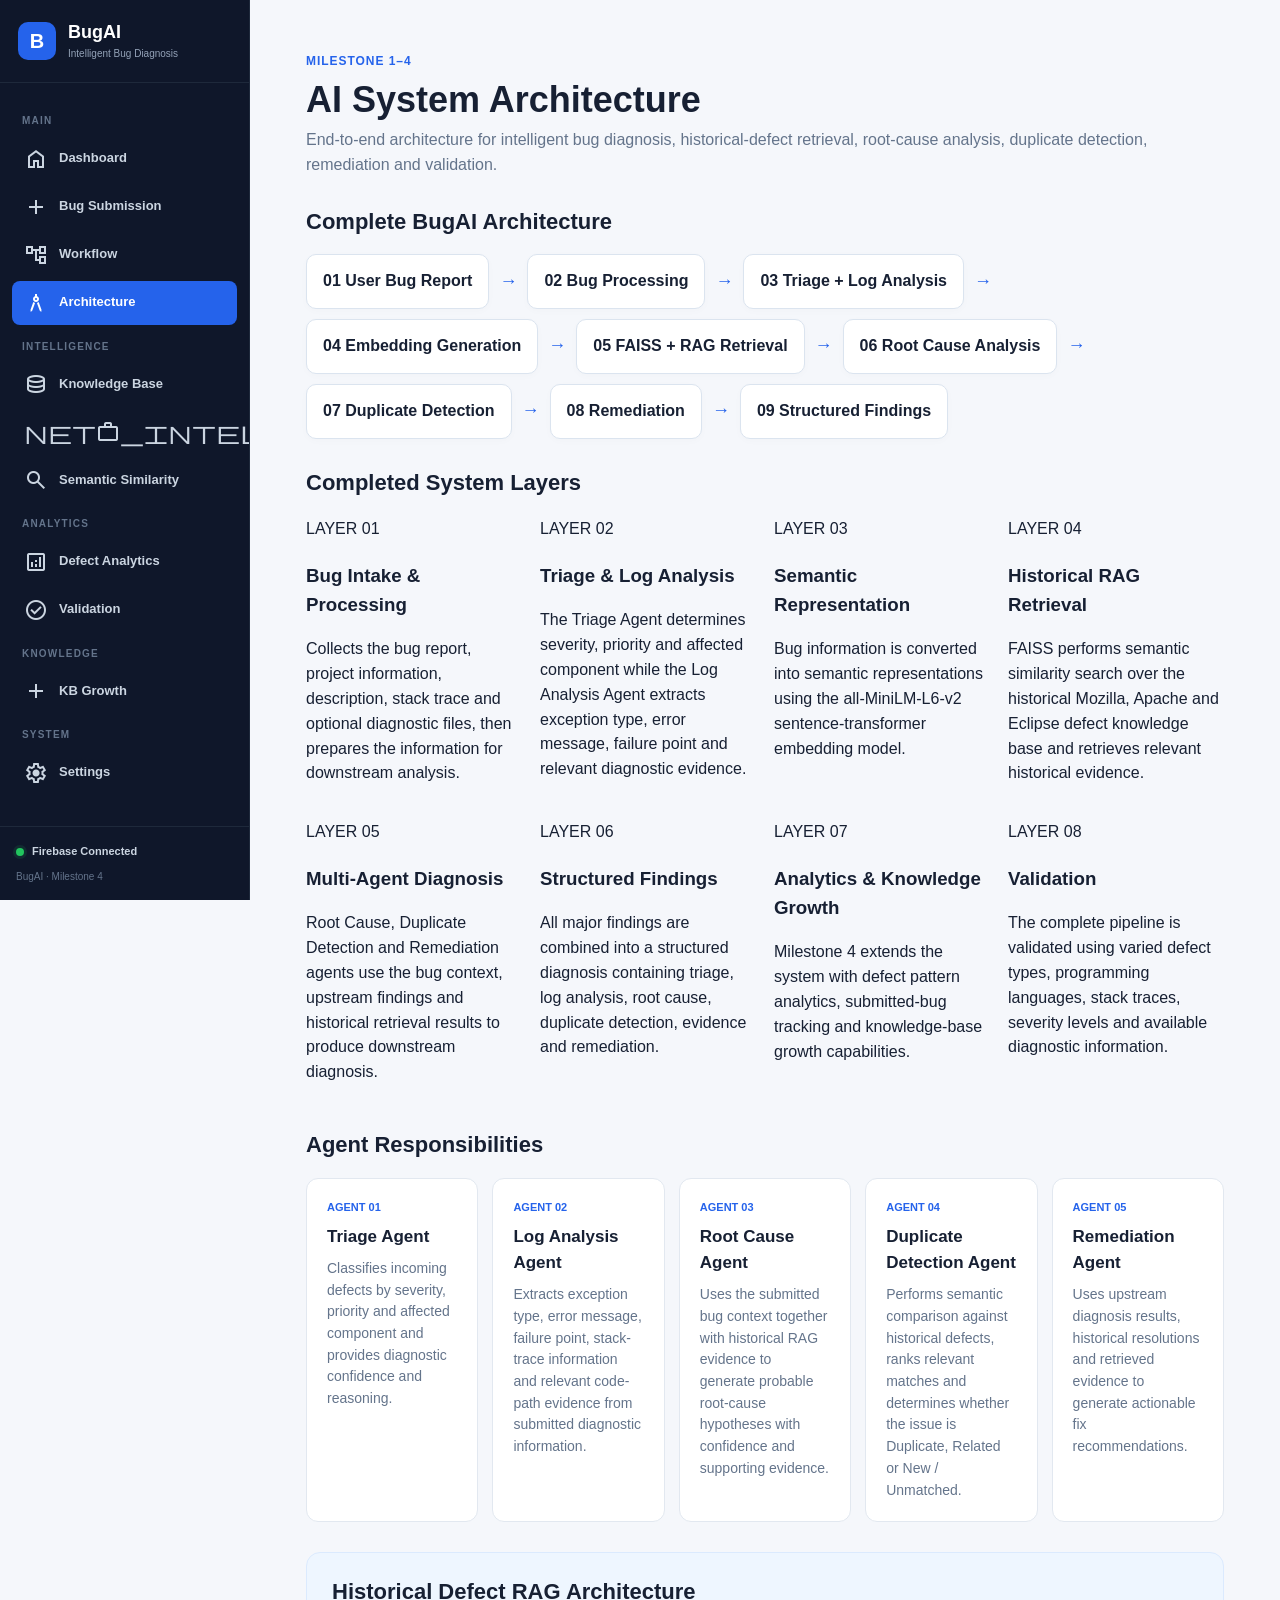
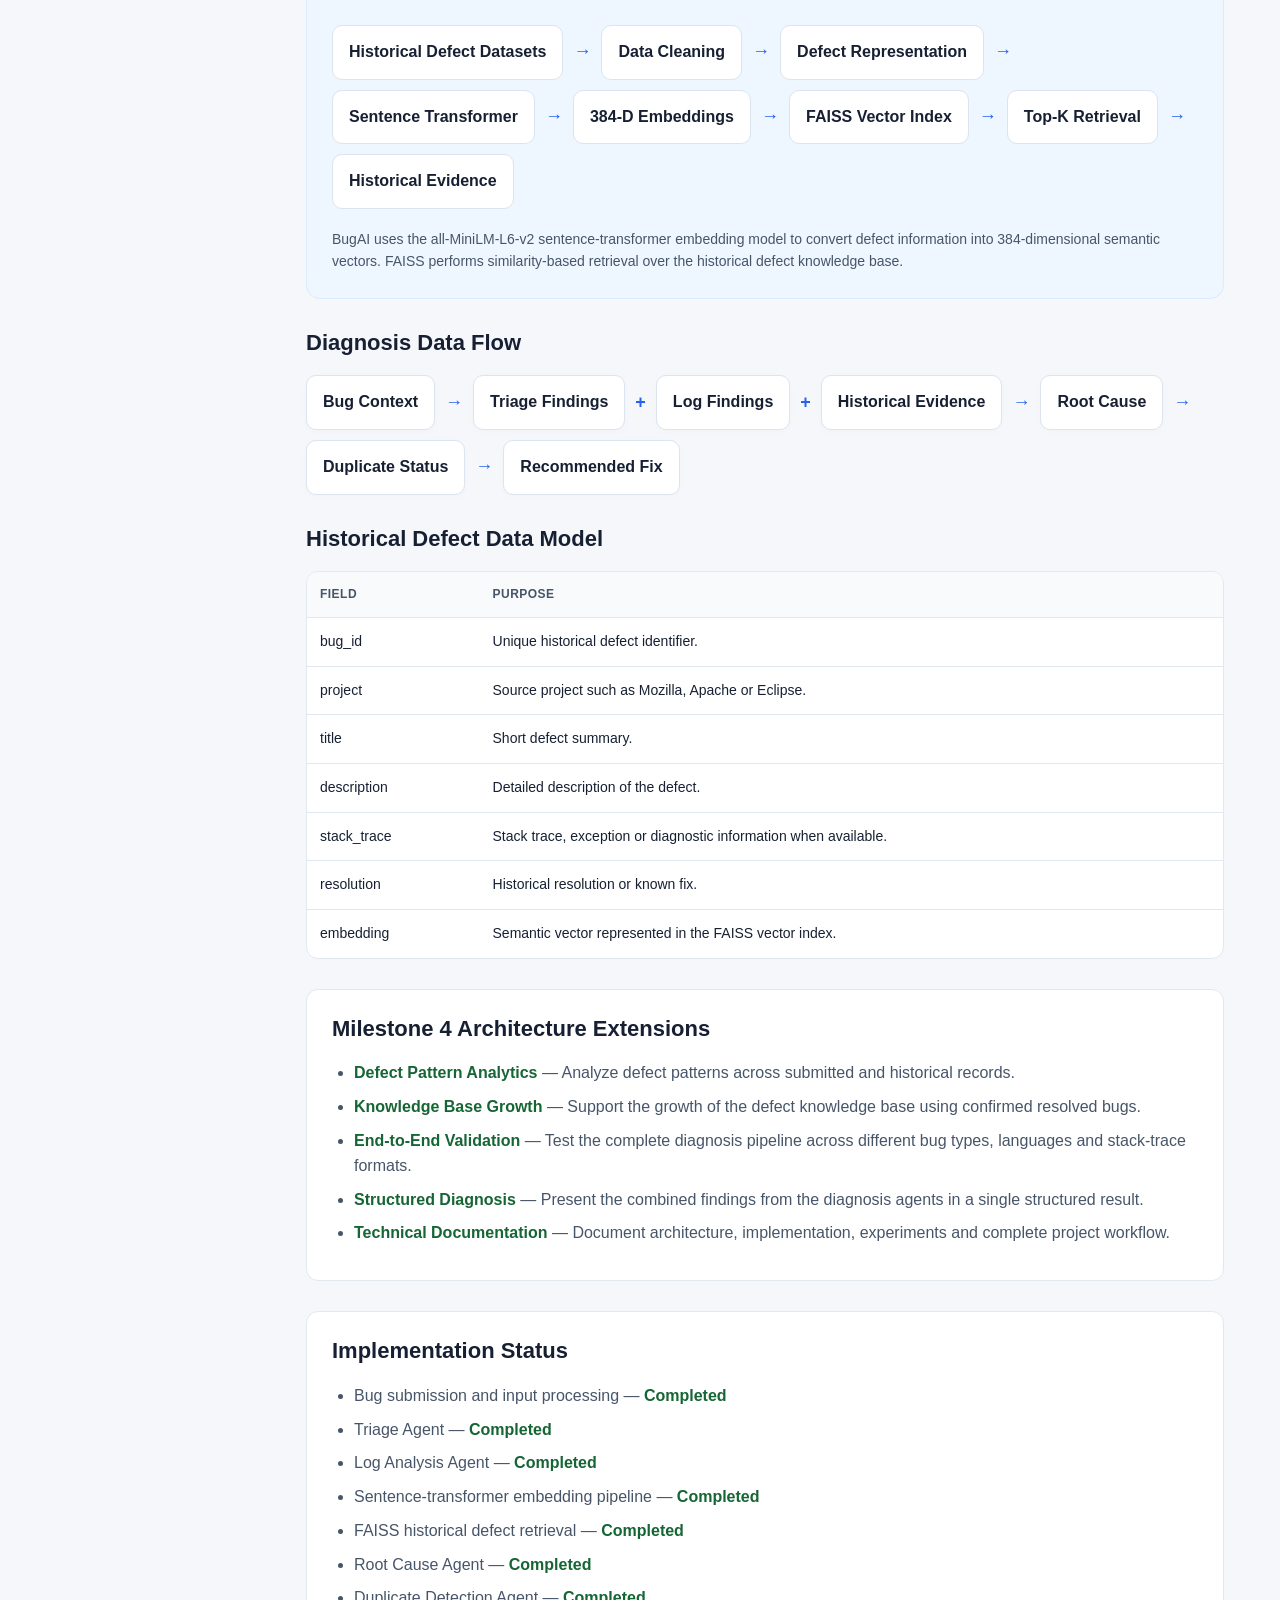
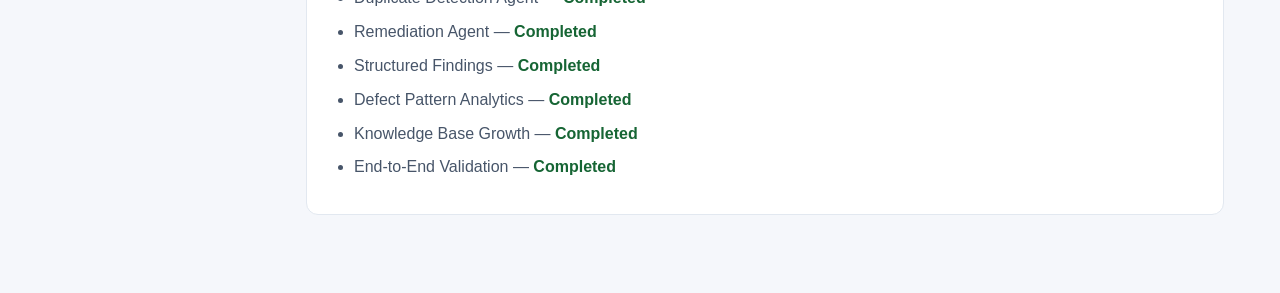
<file: Architecture/architecture.html>
<!DOCTYPE html>
<html lang="en">
<head>
    <meta charset="UTF-8">
    <meta name="viewport" content="width=device-width, initial-scale=1.0">

    <title>BugAI - AI System Architecture</title>

    <link rel="stylesheet" href="architecture.css">
    <link
        rel="stylesheet"
        href="https://fonts.googleapis.com/css2?family=Material+Symbols+Outlined:opsz,wght,FILL,GRAD@20..48,100..700,0..1,-50..200"
    />
</head>

<body>


    <!-- =====================================================
         SIDEBAR
         ===================================================== -->

    <aside
        id="bugaiSidebar"
        class="bugai-sidebar"
    >


        <!-- BRAND -->

        <div class="sidebar-brand">

            <div class="brand-logo">
                B
            </div>


            <div>

                <div class="brand-name">
                    BugAI
                </div>


                <div class="brand-subtitle">
                    Intelligent Bug Diagnosis
                </div>

            </div>

        </div>



        <!-- NAVIGATION -->

        <nav class="sidebar-navigation">


            <!-- =================================================
                 MAIN
                 ================================================= -->

            <div class="navigation-label">
                MAIN
            </div>


            <a
                class="sidebar-link"
                href="../Dashboard/dashboard.html"
                aria-current="page"
            >

                <span class="material-symbols-outlined">home</span>

                <span class="nav-text">
                    Dashboard
                </span>

            </a>


            <a
                class="sidebar-link"
                href="../Bug-Submission/bug-submission.html"
            >

                <span class="material-symbols-outlined">add</span>

                <span class="nav-text">
                    Bug Submission
                </span>

            </a>


            <a
                class="sidebar-link"
                href="../Workflow/workflow.html"
            >

                <span class="material-symbols-outlined">account_tree</span>

                <span class="nav-text">
                    Workflow
                </span>

            </a>


            <a
                class="sidebar-link active"
                href="../Architecture/architecture.html"
            >

                <span class="material-symbols-outlined">architecture</span>

                <span class="nav-text">
                    Architecture
                </span>

            </a>



            <!-- =================================================
                 INTELLIGENCE
                 ================================================= -->

            <div class="navigation-label">
                INTELLIGENCE
            </div>


            <a
                class="sidebar-link"
                href="../Knowledge-Base/knowledge-base.html"
            >

                <span class="material-symbols-outlined">database</span>

                <span class="nav-text">
                    Knowledge Base
                </span>

            </a>

            <a
                class="sidebar-link"
                href="../Knowledge-Base-Pipeline/knowledge-Base-Pipeline.html"
            >

                <span class="material-symbols-outlined">network_intelligence</span>

                <span class="nav-text">
                    Knowledge Base Pipeline
                </span>

            </a>

            <a
                class="sidebar-link"
                href="../Semantic-Similarity/similarity.html"
            >

                <span class="material-symbols-outlined">search</span>

                <span class="nav-text">
                    Semantic Similarity
                </span>

            </a>



            <!-- =================================================
                 ANALYTICS
                 ================================================= -->

            <div class="navigation-label">
                ANALYTICS
            </div>


            <a
                class="sidebar-link"
                href="../Analytics/analytics.html"
            >

                <span class="material-symbols-outlined">analytics</span>

                <span class="nav-text">
                    Defect Analytics
                </span>

            </a>


            <a
                class="sidebar-link"
                href="../Validation/validation.html"
            >

                <span class="material-symbols-outlined">check_circle</span>

                <span class="nav-text">
                    Validation
                </span>

            </a>



            <!-- =================================================
                 KNOWLEDGE
                 ================================================= -->

            <div class="navigation-label">
                KNOWLEDGE
            </div>


            <a
                class="sidebar-link"
                href="../Knowledge-Base-Growth/knowledge-base-growth.html"
            >

                <span class="material-symbols-outlined">add</span>

                <span class="nav-text">
                    KB Growth
                </span>

            </a>



            <!-- =================================================
                 SYSTEM
                 ================================================= -->

            <div class="navigation-label">
                SYSTEM
            </div>


            <a
                class="sidebar-link"
                href="../Settings/settings.html"
            >

                <span class="material-symbols-outlined">settings</span>

                <span class="nav-text">
                    Settings
                </span>

            </a>


        </nav>



        <!-- =================================================
             SIDEBAR FOOTER
             ================================================= -->

        <div class="sidebar-footer">


            <div class="sidebar-status">

                <span class="status-dot">
                </span>

                <span class="status-text">
                    Firebase Connected
                </span>

            </div>


            <div class="sidebar-version">
                BugAI · Milestone 4
            </div>


        </div>


    </aside>


<!-- Mobile navigation -->

<button
    id="sidebarMenuButton"
    class="sidebar-menu-button"
    type="button"
    aria-label="Open navigation"
    aria-controls="bugaiSidebar"
    aria-expanded="false">
    ☰
</button>

<div id="sidebarOverlay" class="sidebar-overlay"></div>


<!-- =========================================================
     MAIN CONTENT
     ========================================================= -->

<main>

    <!-- HEADER -->

    <header>

        <span>Milestone 1–4</span>

        <h1>AI System Architecture</h1>

        <p>
            End-to-end architecture for intelligent bug diagnosis,
            historical-defect retrieval, root-cause analysis,
            duplicate detection, remediation and validation.
        </p>

    </header>


    <!-- =====================================================
         COMPLETE SYSTEM ARCHITECTURE
         ===================================================== -->

    <section>

        <h2>Complete BugAI Architecture</h2>

        <div class="flow">

            <div>
                <strong>01</strong>
                User Bug Report
            </div>

            <b>→</b>

            <div>
                <strong>02</strong>
                Bug Processing
            </div>

            <b>→</b>

            <div>
                <strong>03</strong>
                Triage + Log Analysis
            </div>

            <b>→</b>

            <div>
                <strong>04</strong>
                Embedding Generation
            </div>

            <b>→</b>

            <div>
                <strong>05</strong>
                FAISS + RAG Retrieval
            </div>

            <b>→</b>

            <div>
                <strong>06</strong>
                Root Cause Analysis
            </div>

            <b>→</b>

            <div>
                <strong>07</strong>
                Duplicate Detection
            </div>

            <b>→</b>

            <div>
                <strong>08</strong>
                Remediation
            </div>

            <b>→</b>

            <div>
                <strong>09</strong>
                Structured Findings
            </div>

        </div>

    </section>


    <!-- =====================================================
         Completed SYSTEM LAYERS
         ===================================================== -->

    <section>

        <h2>Completed System Layers</h2>

        <div id="architectureLayers" class="architecture-layer-grid"></div>

    </section>


    <!-- =====================================================
         AGENT RESPONSIBILITIES
         ===================================================== -->

    <section>

        <h2>Agent Responsibilities</h2>

        <div id="agents" class="agent-grid"></div>

    </section>


    <!-- =====================================================
         RAG ARCHITECTURE
         ===================================================== -->

    <section class="rag">

        <h2>Historical Defect RAG Architecture</h2>

        <div class="rag-flow">

            <div>
                Historical Defect Datasets
            </div>

            <b>→</b>

            <div>
                Data Cleaning
            </div>

            <b>→</b>

            <div>
                Defect Representation
            </div>

            <b>→</b>

            <div>
                Sentence Transformer
            </div>

            <b>→</b>

            <div>
                384-D Embeddings
            </div>

            <b>→</b>

            <div>
                FAISS Vector Index
            </div>

            <b>→</b>

            <div>
                Top-K Retrieval
            </div>

            <b>→</b>

            <div>
                Historical Evidence
            </div>

        </div>

        <p class="note-text">
            BugAI uses the all-MiniLM-L6-v2 sentence-transformer
            embedding model to convert defect information into
            384-dimensional semantic vectors. FAISS performs
            similarity-based retrieval over the historical defect
            knowledge base.
        </p>

    </section>


    <!-- =====================================================
         DATA FLOW
         ===================================================== -->

    <section>

        <h2>Diagnosis Data Flow</h2>

        <div class="flow">

            <div>
                Bug Context
            </div>

            <b>→</b>

            <div>
                Triage Findings
            </div>

            <b>+</b>

            <div>
                Log Findings
            </div>

            <b>+</b>

            <div>
                Historical Evidence
            </div>

            <b>→</b>

            <div>
                Root Cause
            </div>

            <b>→</b>

            <div>
                Duplicate Status
            </div>

            <b>→</b>

            <div>
                Recommended Fix
            </div>

        </div>

    </section>


    <!-- =====================================================
         HISTORICAL DEFECT DATA MODEL
         ===================================================== -->

    <section>

        <h2>Historical Defect Data Model</h2>

        <div class="table-wrap">

            <table>

                <thead>
                    <tr>
                        <th>Field</th>
                        <th>Purpose</th>
                    </tr>
                </thead>

                <tbody>

                    <tr>
                        <td>bug_id</td>
                        <td>
                            Unique historical defect identifier.
                        </td>
                    </tr>

                    <tr>
                        <td>project</td>
                        <td>
                            Source project such as Mozilla,
                            Apache or Eclipse.
                        </td>
                    </tr>

                    <tr>
                        <td>title</td>
                        <td>
                            Short defect summary.
                        </td>
                    </tr>

                    <tr>
                        <td>description</td>
                        <td>
                            Detailed description of the defect.
                        </td>
                    </tr>

                    <tr>
                        <td>stack_trace</td>
                        <td>
                            Stack trace, exception or diagnostic
                            information when available.
                        </td>
                    </tr>

                    <tr>
                        <td>resolution</td>
                        <td>
                            Historical resolution or known fix.
                        </td>
                    </tr>

                    <tr>
                        <td>embedding</td>
                        <td>
                            Semantic vector represented in the
                            FAISS vector index.
                        </td>
                    </tr>

                </tbody>

            </table>

        </div>

    </section>


    <!-- =====================================================
         M4 ARCHITECTURE
         ===================================================== -->

    <section class="status">

        <h2>Milestone 4 Architecture Extensions</h2>

        <ul>

            <li>
                <strong>Defect Pattern Analytics</strong>
                — Analyze defect patterns across submitted and
                historical records.
            </li>

            <li>
                <strong>Knowledge Base Growth</strong>
                — Support the growth of the defect knowledge base
                using confirmed resolved bugs.
            </li>

            <li>
                <strong>End-to-End Validation</strong>
                — Test the complete diagnosis pipeline across
                different bug types, languages and stack-trace
                formats.
            </li>

            <li>
                <strong>Structured Diagnosis</strong>
                — Present the combined findings from the diagnosis
                agents in a single structured result.
            </li>

            <li>
                <strong>Technical Documentation</strong>
                — Document architecture, implementation,
                experiments and complete project workflow.
            </li>

        </ul>

    </section>


    <!-- =====================================================
         IMPLEMENTATION STATUS
         ===================================================== -->

    <section class="status">

        <h2>Implementation Status</h2>

        <ul>

            <li>
                Bug submission and input processing —
                <strong>Completed</strong>
            </li>

            <li>
                Triage Agent —
                <strong>Completed</strong>
            </li>

            <li>
                Log Analysis Agent —
                <strong>Completed</strong>
            </li>

            <li>
                Sentence-transformer embedding pipeline —
                <strong>Completed</strong>
            </li>

            <li>
                FAISS historical defect retrieval —
                <strong>Completed</strong>
            </li>

            <li>
                Root Cause Agent —
                <strong>Completed</strong>
            </li>

            <li>
                Duplicate Detection Agent —
                <strong>Completed</strong>
            </li>

            <li>
                Remediation Agent —
                <strong>Completed</strong>
            </li>

            <li>
                Structured Findings —
                <strong>Completed</strong>
            </li>

            <li>
                Defect Pattern Analytics —
                <strong>Completed</strong>
            </li>

            <li>
                Knowledge Base Growth —
                <strong>Completed</strong>
            </li>

            <li>
                End-to-End Validation —
                <strong>Completed</strong>
            </li>

        </ul>

    </section>

</main>


<script src="architecture.js"></script>


<!-- =========================================================
     THEME + MOBILE SIDEBAR
     ========================================================= -->

<script>

(function () {

    const SETTINGS_KEY = "bugai-settings";
    const LEGACY_KEY = "bugai-theme";


    function getTheme() {

        try {

            const settings =
                JSON.parse(
                    localStorage.getItem(SETTINGS_KEY) || "{}"
                );

            if (settings.theme) {
                return settings.theme;
            }

        } catch (error) {
            console.warn("Unable to read BugAI settings.", error);
        }

        return localStorage.getItem(LEGACY_KEY) || "system";
    }


    function applyTheme() {

        const theme = getTheme();

        const dark =
            theme === "dark" ||
            (
                theme === "system" &&
                window.matchMedia &&
                window.matchMedia(
                    "(prefers-color-scheme: dark)"
                ).matches
            );


        document.documentElement.classList.toggle(
            "dark-mode",
            dark
        );

        document.documentElement.classList.toggle(
            "dark",
            dark
        );

        document.body.classList.toggle(
            "dark-mode",
            dark
        );

        document.body.classList.toggle(
            "dark",
            dark
        );

    }


    function initMenu() {

        const sidebar =
            document.getElementById("bugaiSidebar");

        const button =
            document.getElementById("sidebarMenuButton");

        const overlay =
            document.getElementById("sidebarOverlay");


        if (!sidebar || !button || !overlay) {
            return;
        }


        function closeMenu() {

            sidebar.classList.remove("open");

            overlay.classList.remove("show");

            button.setAttribute(
                "aria-expanded",
                "false"
            );

        }


        button.addEventListener("click", function () {

            const isOpen =
                sidebar.classList.toggle("open");

            overlay.classList.toggle(
                "show",
                isOpen
            );

            button.setAttribute(
                "aria-expanded",
                String(isOpen)
            );

        });


        overlay.addEventListener(
            "click",
            closeMenu
        );


        document.addEventListener(
            "keydown",
            function (event) {

                if (event.key === "Escape") {
                    closeMenu();
                }

            }
        );


        window.addEventListener(
            "resize",
            function () {

                if (window.innerWidth > 900) {
                    closeMenu();
                }

            }
        );

    }


    document.addEventListener(
        "DOMContentLoaded",
        function () {

            applyTheme();
            initMenu();

        }
    );


    window.addEventListener(
        "storage",
        function (event) {

            if (
                event.key === SETTINGS_KEY ||
                event.key === LEGACY_KEY
            ) {

                applyTheme();

            }

        }
    );


    if (window.matchMedia) {

        const mediaQuery =
            window.matchMedia(
                "(prefers-color-scheme: dark)"
            );


        if (mediaQuery.addEventListener) {

            mediaQuery.addEventListener(
                "change",
                applyTheme
            );

        }

    }

})();

</script>

</body>
</html>
</file>
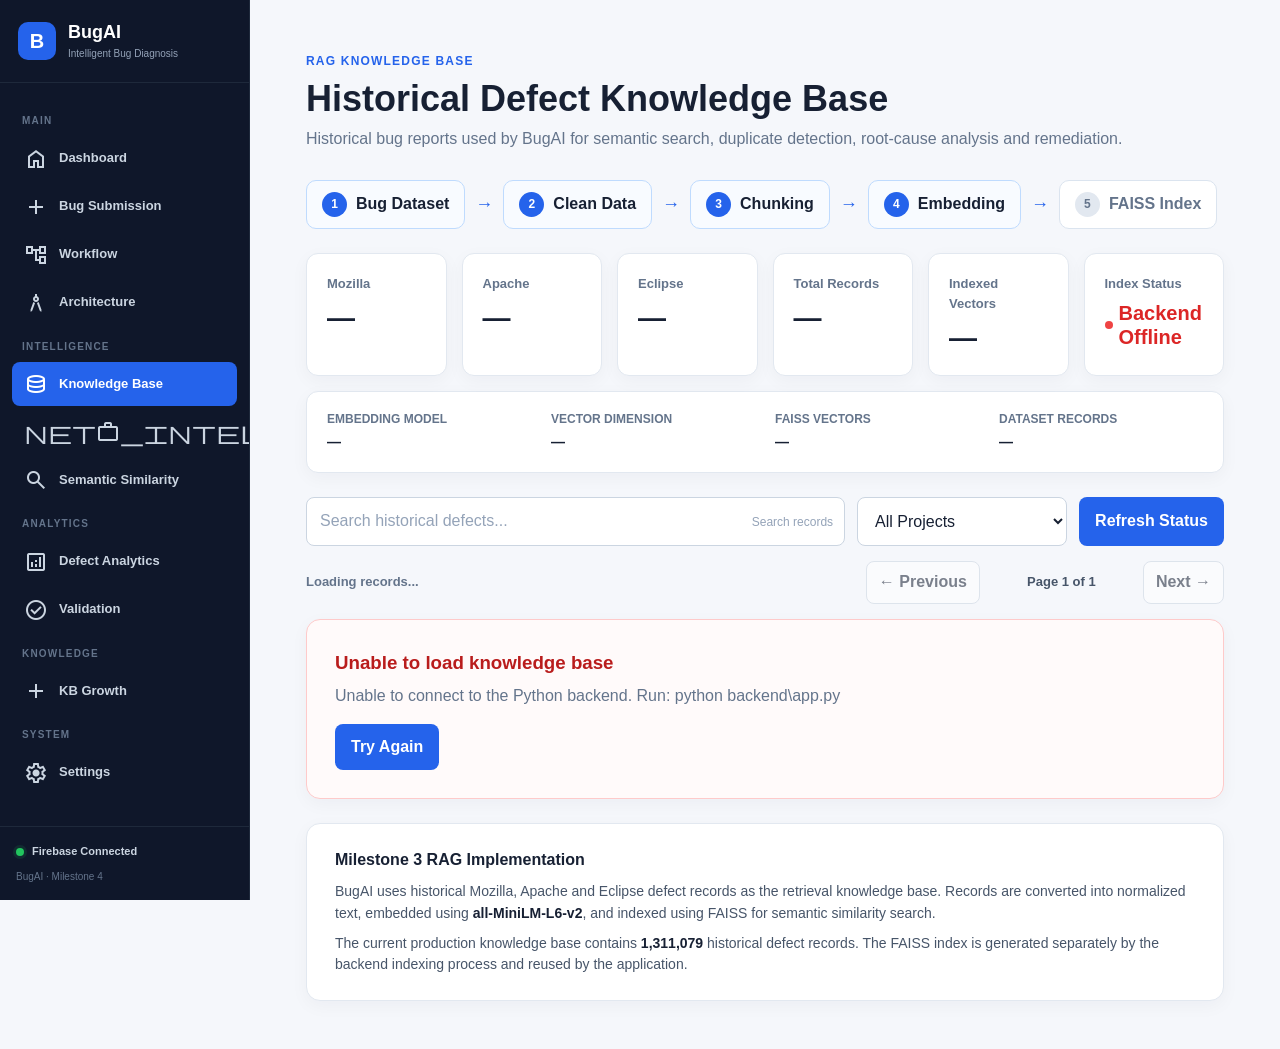
<file: Knowledge-Base/knowledge-base.html>
<!DOCTYPE html>
<html lang="en">
<head>
    <meta charset="UTF-8">
    <meta
        name="viewport"
        content="width=device-width, initial-scale=1.0"
    >

    <title>BugAI - Knowledge Base</title>

    <!-- Sidebar -->
    <!-- Knowledge Base -->
    <link rel="stylesheet" href="knowledge-base.css">

    <link
        rel="stylesheet"
        href="https://fonts.googleapis.com/css2?family=Material+Symbols+Outlined:opsz,wght,FILL,GRAD@20..48,100..700,0..1,-50..200"
    />
</head>

<body>


    <!-- =====================================================
         SIDEBAR
         ===================================================== -->

    <aside
        id="bugaiSidebar"
        class="bugai-sidebar"
    >


        <!-- BRAND -->

        <div class="sidebar-brand">

            <div class="brand-logo">
                B
            </div>


            <div>

                <div class="brand-name">
                    BugAI
                </div>


                <div class="brand-subtitle">
                    Intelligent Bug Diagnosis
                </div>

            </div>

        </div>



        <!-- NAVIGATION -->

        <nav class="sidebar-navigation">


            <!-- =================================================
                 MAIN
                 ================================================= -->

            <div class="navigation-label">
                MAIN
            </div>


            <a
                class="sidebar-link"
                href="../Dashboard/dashboard.html"
                aria-current="page"
            >

                <span class="material-symbols-outlined">home</span>

                <span class="nav-text">
                    Dashboard
                </span>

            </a>


            <a
                class="sidebar-link"
                href="../Bug-Submission/bug-submission.html"
            >

                <span class="material-symbols-outlined">add</span>

                <span class="nav-text">
                    Bug Submission
                </span>

            </a>


            <a
                class="sidebar-link"
                href="../Workflow/workflow.html"
            >

                <span class="material-symbols-outlined">account_tree</span>

                <span class="nav-text">
                    Workflow
                </span>

            </a>


            <a
                class="sidebar-link"
                href="../Architecture/architecture.html"
            >

                <span class="material-symbols-outlined">architecture</span>

                <span class="nav-text">
                    Architecture
                </span>

            </a>



            <!-- =================================================
                 INTELLIGENCE
                 ================================================= -->

            <div class="navigation-label">
                INTELLIGENCE
            </div>


            <a
                class="sidebar-link active"
                href="../Knowledge-Base/knowledge-base.html"
            >

                <span class="material-symbols-outlined">database</span>

                <span class="nav-text">
                    Knowledge Base
                </span>

            </a>

            <a
                class="sidebar-link"
                href="../Knowledge-Base-Pipeline/knowledge-Base-Pipeline.html"
            >

                <span class="material-symbols-outlined">network_intelligence</span>

                <span class="nav-text">
                    Knowledge Base Pipeline
                </span>

            </a>

            <a
                class="sidebar-link"
                href="../Semantic-Similarity/similarity.html"
            >

                <span class="material-symbols-outlined">search</span>

                <span class="nav-text">
                    Semantic Similarity
                </span>

            </a>



            <!-- =================================================
                 ANALYTICS
                 ================================================= -->

            <div class="navigation-label">
                ANALYTICS
            </div>


            <a
                class="sidebar-link"
                href="../Analytics/analytics.html"
            >

                <span class="material-symbols-outlined">analytics</span>

                <span class="nav-text">
                    Defect Analytics
                </span>

            </a>


            <a
                class="sidebar-link"
                href="../Validation/validation.html"
            >

                <span class="material-symbols-outlined">check_circle</span>

                <span class="nav-text">
                    Validation
                </span>

            </a>



            <!-- =================================================
                 KNOWLEDGE
                 ================================================= -->

            <div class="navigation-label">
                KNOWLEDGE
            </div>


            <a
                class="sidebar-link"
                href="../Knowledge-Base-Growth/knowledge-base-growth.html"
            >

                <span class="material-symbols-outlined">add</span>

                <span class="nav-text">
                    KB Growth
                </span>

            </a>



            <!-- =================================================
                 SYSTEM
                 ================================================= -->

            <div class="navigation-label">
                SYSTEM
            </div>


            <a
                class="sidebar-link"
                href="../Settings/settings.html"
            >

                <span class="material-symbols-outlined">settings</span>

                <span class="nav-text">
                    Settings
                </span>

            </a>


        </nav>



        <!-- =================================================
             SIDEBAR FOOTER
             ================================================= -->

        <div class="sidebar-footer">


            <div class="sidebar-status">

                <span class="status-dot">
                </span>

                <span class="status-text">
                    Firebase Connected
                </span>

            </div>


            <div class="sidebar-version">
                BugAI · Milestone 4
            </div>


        </div>


    </aside>


<!-- =========================================================
     MAIN CONTENT
========================================================= -->

<main>

    <!-- =====================================================
         PAGE HEADER
    ====================================================== -->

    <header class="page-header">

        <span class="eyebrow">
            RAG KNOWLEDGE BASE
        </span>

        <h1>
            Historical Defect Knowledge Base
        </h1>

        <p>
            Historical bug reports used by BugAI for semantic search,
            duplicate detection, root-cause analysis and remediation.
        </p>

    </header>


    <!-- =====================================================
         RAG PIPELINE
    ====================================================== -->

    <section
        class="pipeline"
        aria-label="Knowledge base processing pipeline"
    >

        <div class="pipeline-step active">
            <span class="pipeline-number">1</span>
            <span>Bug Dataset</span>
        </div>

        <b aria-hidden="true">→</b>

        <div class="pipeline-step active">
            <span class="pipeline-number">2</span>
            <span>Clean Data</span>
        </div>

        <b aria-hidden="true">→</b>

        <div class="pipeline-step active">
            <span class="pipeline-number">3</span>
            <span>Chunking</span>
        </div>

        <b aria-hidden="true">→</b>

        <div class="pipeline-step active">
            <span class="pipeline-number">4</span>
            <span>Embedding</span>
        </div>

        <b aria-hidden="true">→</b>

        <div
            class="pipeline-step"
            id="faissPipelineStep"
        >
            <span class="pipeline-number">5</span>
            <span>FAISS Index</span>
        </div>

    </section>


    <!-- =====================================================
         DATASET STATISTICS
    ====================================================== -->

    <section
        class="stats"
        aria-label="Knowledge base statistics"
    >

        <article class="stat-card">

            <span>Mozilla</span>

            <strong id="mozillaCount">
                —
            </strong>

        </article>


        <article class="stat-card">

            <span>Apache</span>

            <strong id="apacheCount">
                —
            </strong>

        </article>


        <article class="stat-card">

            <span>Eclipse</span>

            <strong id="eclipseCount">
                —
            </strong>

        </article>


        <article class="stat-card">

            <span>Total Records</span>

            <strong id="totalCount">
                —
            </strong>

        </article>


        <article class="stat-card">

            <span>Indexed Vectors</span>

            <strong id="indexedCount">
                —
            </strong>

        </article>


        <article class="stat-card status-card">

            <span>Index Status</span>

            <strong
                id="indexStatus"
                class="status checking"
            >
                Checking...
            </strong>

        </article>

    </section>


    <!-- =====================================================
         INDEX INFORMATION
    ====================================================== -->

    <section
        class="index-info"
        aria-label="Vector index information"
    >

        <div class="info-item">

            <span>
                Embedding Model
            </span>

            <strong id="embeddingModel">
                —
            </strong>

        </div>


        <div class="info-item">

            <span>
                Vector Dimension
            </span>

            <strong id="vectorDimension">
                —
            </strong>

        </div>


        <div class="info-item">

            <span>
                FAISS Vectors
            </span>

            <strong id="faissVectors">
                —
            </strong>

        </div>


        <div class="info-item">

            <span>
                Dataset Records
            </span>

            <strong id="datasetRecords">
                —
            </strong>

        </div>

    </section>


    <!-- =====================================================
         SEARCH / FILTER CONTROLS
    ====================================================== -->

    <section
        class="controls"
        aria-label="Knowledge base controls"
    >

        <div class="search-wrapper">

            <input
                id="search"
                type="search"
                autocomplete="off"
                spellcheck="false"
                placeholder="Search historical defects..."
                aria-label="Search historical defects"
            >

            <span
                id="searchInfo"
                class="search-info"
            >
                Search records
            </span>

        </div>


        <select
            id="projectFilter"
            aria-label="Filter by project"
        >

            <option value="">
                All Projects
            </option>

            <option value="Mozilla">
                Mozilla
            </option>

            <option value="Apache">
                Apache
            </option>

            <option value="Eclipse">
                Eclipse
            </option>

        </select>


        <button
            id="refreshStats"
            type="button"
        >
            Refresh Status
        </button>

    </section>


    <!-- =====================================================
         RECORD TOOLBAR
    ====================================================== -->

    <section
        class="records-toolbar"
        aria-label="Knowledge base pagination"
    >

        <span id="recordsSummary">
            Loading records...
        </span>


        <div class="pagination">

            <button
                id="previousPage"
                type="button"
                disabled
                aria-label="Previous page"
            >
                ← Previous
            </button>


            <span
                id="pageNumber"
                aria-live="polite"
            >
                Page 1
            </span>


            <button
                id="nextPage"
                type="button"
                disabled
                aria-label="Next page"
            >
                Next →
            </button>

        </div>

    </section>


    <!-- =====================================================
         KNOWLEDGE BASE RECORDS
    ====================================================== -->

    <section
        id="records"
        aria-live="polite"
        aria-busy="true"
    >

        <div class="card loading-card">

            <div
                class="loading-spinner"
                aria-hidden="true"
            ></div>

            <h3>
                Loading knowledge base...
            </h3>

            <p>
                Fetching historical defect records.
            </p>

        </div>

    </section>


    <!-- =====================================================
         MILESTONE NOTE
    ====================================================== -->

    <section class="note">

        <strong>
            Milestone 3 RAG Implementation
        </strong>

        <p>
            BugAI uses historical Mozilla, Apache and Eclipse
            defect records as the retrieval knowledge base.
            Records are converted into normalized text,
            embedded using
            <strong>all-MiniLM-L6-v2</strong>,
            and indexed using FAISS for semantic similarity search.
        </p>

        <p>
            The current production knowledge base contains
            <strong>1,311,079</strong>
            historical defect records.
            The FAISS index is generated separately by the backend
            indexing process and reused by the application.
        </p>

    </section>

</main>


<!-- =========================================================
     JAVASCRIPT
========================================================= -->

<script src="knowledge-base.js"></script>


<script>
(function(){
  const SETTINGS_KEY='bugai-settings', LEGACY_KEY='bugai-theme';
  function getTheme(){
    try{const s=JSON.parse(localStorage.getItem(SETTINGS_KEY)||'{}'); if(s.theme) return s.theme;}catch(e){}
    return localStorage.getItem(LEGACY_KEY)||'system';
  }
  function applyTheme(){
    const t=getTheme(), dark=t==='dark'||(t==='system'&&window.matchMedia&&window.matchMedia('(prefers-color-scheme: dark)').matches);
    document.documentElement.classList.toggle('dark-mode',dark);
    document.documentElement.classList.toggle('dark',dark);
    document.body.classList.toggle('dark-mode',dark);
    document.body.classList.toggle('dark',dark);
  }
  function initMenu(){
    const s=document.getElementById('bugaiSidebar'), b=document.getElementById('sidebarMenuButton'), o=document.getElementById('sidebarOverlay');
    if(!s||!b||!o)return;
    const close=()=>{s.classList.remove('open');o.classList.remove('show');b.setAttribute('aria-expanded','false');};
    b.addEventListener('click',()=>{const open=s.classList.toggle('open');o.classList.toggle('show',open);b.setAttribute('aria-expanded',String(open));});
    o.addEventListener('click',close); document.addEventListener('keydown',e=>{if(e.key==='Escape')close();});
    window.addEventListener('resize',()=>{if(window.innerWidth>900)close();});
  }
  document.addEventListener('DOMContentLoaded',()=>{applyTheme();initMenu();});
  window.addEventListener('storage',e=>{if(e.key===SETTINGS_KEY||e.key===LEGACY_KEY)applyTheme();});
  if(window.matchMedia)window.matchMedia('(prefers-color-scheme: dark)').addEventListener?.('change',applyTheme);
})();
</script>
</body>
</html>
</file>
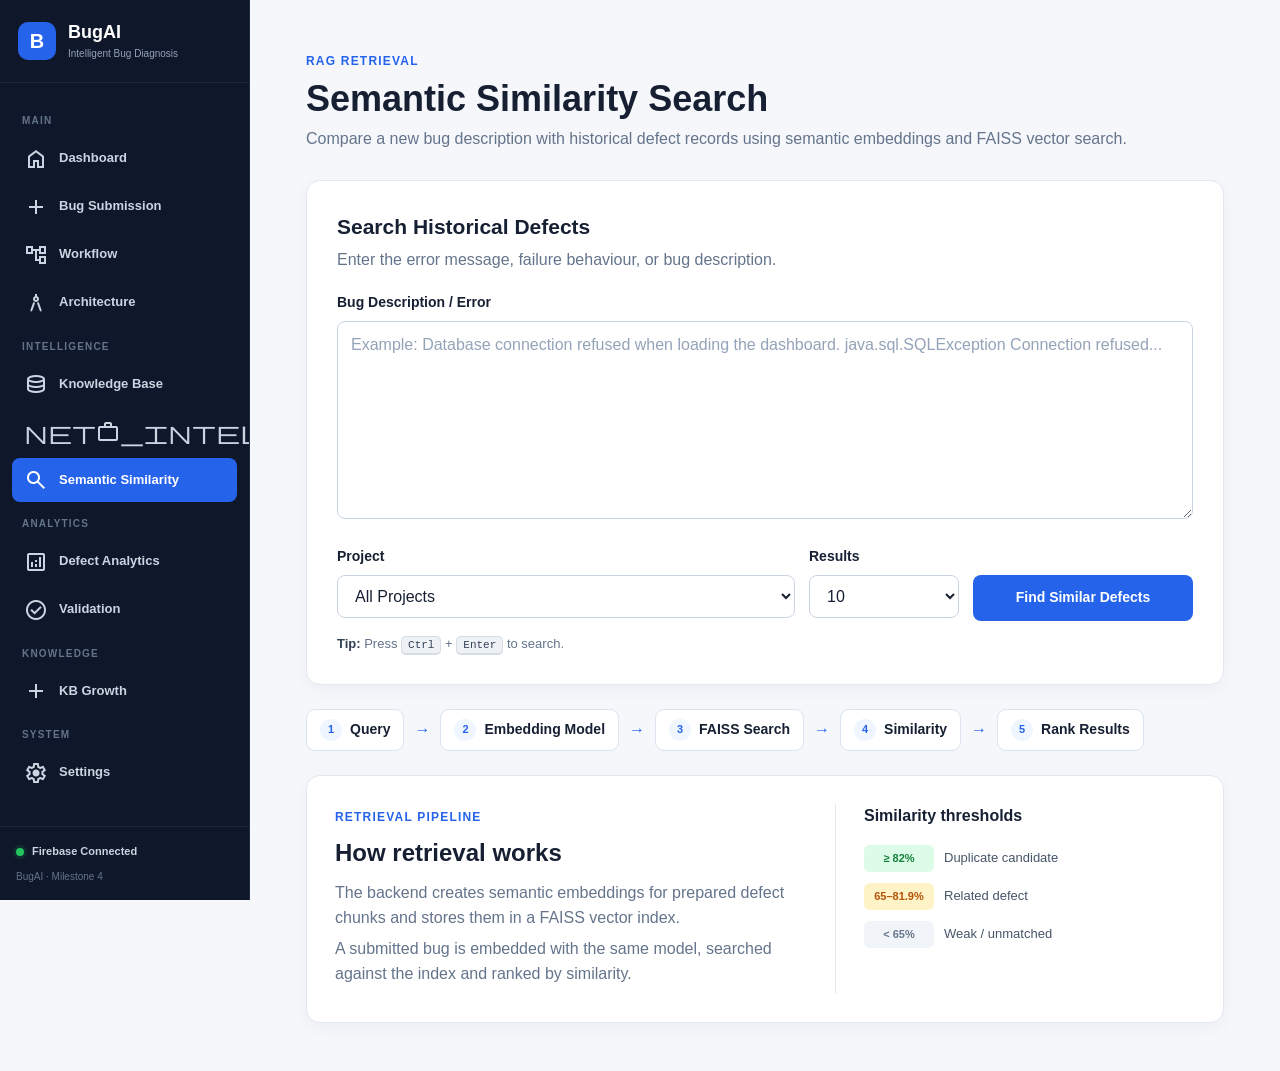
<file: Semantic-Similarity/similarity.html>
<!DOCTYPE html>
<html lang="en">

<head>

    <meta charset="UTF-8">

    <meta
        name="viewport"
        content="width=device-width, initial-scale=1.0"
    >

    <title>
        BugAI - Semantic Similarity
    </title>

    <link
        rel="stylesheet"
        href="similarity.css"
    >

    <link
        rel="stylesheet"
        href="https://fonts.googleapis.com/css2?family=Material+Symbols+Outlined:opsz,wght,FILL,GRAD@20..48,100..700,0..1,-50..200"
    />

</head>


<body>

    
    <!-- =====================================================
         SIDEBAR
         ===================================================== -->

    <aside
        id="bugaiSidebar"
        class="bugai-sidebar"
    >


        <!-- BRAND -->

        <div class="sidebar-brand">

            <div class="brand-logo">
                B
            </div>


            <div>

                <div class="brand-name">
                    BugAI
                </div>


                <div class="brand-subtitle">
                    Intelligent Bug Diagnosis
                </div>

            </div>

        </div>



        <!-- NAVIGATION -->

        <nav class="sidebar-navigation">


            <!-- =================================================
                 MAIN
                 ================================================= -->

            <div class="navigation-label">
                MAIN
            </div>


            <a
                class="sidebar-link"
                href="../Dashboard/dashboard.html"
                aria-current="page"
            >

                <span class="material-symbols-outlined">home</span>

                <span class="nav-text">
                    Dashboard
                </span>

            </a>


            <a
                class="sidebar-link"
                href="../Bug-Submission/bug-submission.html"
            >

                <span class="material-symbols-outlined">add</span>

                <span class="nav-text">
                    Bug Submission
                </span>

            </a>


            <a
                class="sidebar-link"
                href="../Workflow/workflow.html"
            >

                <span class="material-symbols-outlined">account_tree</span>

                <span class="nav-text">
                    Workflow
                </span>

            </a>


            <a
                class="sidebar-link"
                href="../Architecture/architecture.html"
            >

                <span class="material-symbols-outlined">architecture</span>

                <span class="nav-text">
                    Architecture
                </span>

            </a>



            <!-- =================================================
                 INTELLIGENCE
                 ================================================= -->

            <div class="navigation-label">
                INTELLIGENCE
            </div>


            <a
                class="sidebar-link"
                href="../Knowledge-Base/knowledge-base.html"
            >

                <span class="material-symbols-outlined">database</span>

                <span class="nav-text">
                    Knowledge Base
                </span>

            </a>

            <a
                class="sidebar-link"
                href="../Knowledge-Base-Pipeline/knowledge-Base-Pipeline.html"
            >

                <span class="material-symbols-outlined">network_intelligence</span>

                <span class="nav-text">
                    Knowledge Base Pipeline
                </span>

            </a>

            <a
                class="sidebar-link active"
                href="../Semantic-Similarity/similarity.html"
            >

                <span class="material-symbols-outlined">search</span>

                <span class="nav-text">
                    Semantic Similarity
                </span>

            </a>



            <!-- =================================================
                 ANALYTICS
                 ================================================= -->

            <div class="navigation-label">
                ANALYTICS
            </div>


            <a
                class="sidebar-link"
                href="../Analytics/analytics.html"
            >

                <span class="material-symbols-outlined">analytics</span>

                <span class="nav-text">
                    Defect Analytics
                </span>

            </a>


            <a
                class="sidebar-link"
                href="../Validation/validation.html"
            >

                <span class="material-symbols-outlined">check_circle</span>

                <span class="nav-text">
                    Validation
                </span>

            </a>



            <!-- =================================================
                 KNOWLEDGE
                 ================================================= -->

            <div class="navigation-label">
                KNOWLEDGE
            </div>


            <a
                class="sidebar-link"
                href="../Knowledge-Base-Growth/knowledge-base-growth.html"
            >

                <span class="material-symbols-outlined">add</span>

                <span class="nav-text">
                    KB Growth
                </span>

            </a>



            <!-- =================================================
                 SYSTEM
                 ================================================= -->

            <div class="navigation-label">
                SYSTEM
            </div>


            <a
                class="sidebar-link"
                href="../Settings/settings.html"
            >

                <span class="material-symbols-outlined">settings</span>

                <span class="nav-text">
                    Settings
                </span>

            </a>


        </nav>



        <!-- =================================================
             SIDEBAR FOOTER
             ================================================= -->

        <div class="sidebar-footer">


            <div class="sidebar-status">

                <span class="status-dot">
                </span>

                <span class="status-text">
                    Firebase Connected
                </span>

            </div>


            <div class="sidebar-version">
                BugAI · Milestone 4
            </div>


        </div>


    </aside>

    <!-- =====================================================
         MAIN
    ====================================================== -->

    <main>

        <!-- =================================================
             HEADER
        ================================================== -->

        <header>

            <span>
                RAG RETRIEVAL
            </span>

            <h1>
                Semantic Similarity Search
            </h1>

            <p>
                Compare a new bug description with historical
                defect records using semantic embeddings and
                FAISS vector search.
            </p>

        </header>


        <!-- =================================================
             SEARCH CARD
        ================================================== -->

        <section class="card search-card">

            <div class="form-heading">

                <h2>
                    Search Historical Defects
                </h2>

                <p>
                    Enter the error message, failure behaviour,
                    or bug description.
                </p>

            </div>


            <label for="query">
                Bug Description / Error
            </label>


            <textarea
                id="query"
                rows="7"
                placeholder="Example: Database connection refused when loading the dashboard. java.sql.SQLException Connection refused..."
            ></textarea>


            <div class="controls">

                <div class="control-group">

                    <label for="project">
                        Project
                    </label>

                    <select id="project">

                        <option value="">
                            All Projects
                        </option>

                        <option value="Mozilla">
                            Mozilla
                        </option>

                        <option value="Apache">
                            Apache
                        </option>

                        <option value="Eclipse">
                            Eclipse
                        </option>

                    </select>

                </div>


                <div class="control-group">

                    <label for="topK">
                        Results
                    </label>

                    <select id="topK">

                        <option value="3">
                            3
                        </option>

                        <option value="5">
                            5
                        </option>

                        <option value="10" selected>
                            10
                        </option>

                    </select>

                </div>


                <div class="button-group">

                    <label>
                        &nbsp;
                    </label>

                    <button
                        id="searchButton"
                        class="primary"
                        type="button"
                    >
                        Find Similar Defects
                    </button>

                </div>

            </div>


            <div class="keyboard-hint">

                <span>
                    Tip:
                </span>

                Press
                <kbd>Ctrl</kbd>
                +
                <kbd>Enter</kbd>
                to search.

            </div>

        </section>


        <!-- =================================================
             PIPELINE
        ================================================== -->

        <section class="pipeline">

            <div class="pipeline-step active">
                <span class="step-number">1</span>
                <span>Query</span>
            </div>

            <b>→</b>

            <div class="pipeline-step active">
                <span class="step-number">2</span>
                <span>Embedding Model</span>
            </div>

            <b>→</b>

            <div class="pipeline-step active">
                <span class="step-number">3</span>
                <span>FAISS Search</span>
            </div>

            <b>→</b>

            <div class="pipeline-step active">
                <span class="step-number">4</span>
                <span>Similarity</span>
            </div>

            <b>→</b>

            <div class="pipeline-step active">
                <span class="step-number">5</span>
                <span>Rank Results</span>
            </div>

        </section>


        <!-- =================================================
             RESULTS
        ================================================== -->

        <section id="results"></section>


        <!-- =================================================
             EXPLANATION
        ================================================== -->

        <section class="explanation">

            <div>

                <span class="section-label">
                    RETRIEVAL PIPELINE
                </span>

                <h2>
                    How retrieval works
                </h2>

                <p>
                    The backend creates semantic embeddings
                    for prepared defect chunks and stores them
                    in a FAISS vector index.
                </p>

                <p>
                    A submitted bug is embedded with the same
                    model, searched against the index and ranked
                    by similarity.
                </p>

            </div>


            <div class="threshold-info">

                <h3>
                    Similarity thresholds
                </h3>

                <div class="threshold-row">

                    <span class="threshold-badge duplicate">
                        ≥ 82%
                    </span>

                    <span>
                        Duplicate candidate
                    </span>

                </div>


                <div class="threshold-row">

                    <span class="threshold-badge related">
                        65–81.9%
                    </span>

                    <span>
                        Related defect
                    </span>

                </div>


                <div class="threshold-row">

                    <span class="threshold-badge unmatched">
                        &lt; 65%
                    </span>

                    <span>
                        Weak / unmatched
                    </span>

                </div>

            </div>

        </section>

    </main>


    <!-- =====================================================
         SCRIPTS
    ====================================================== -->

    <script src="similarity.js"></script>


<script>
(function(){
  const SETTINGS_KEY='bugai-settings', LEGACY_KEY='bugai-theme';
  function getTheme(){
    try{const s=JSON.parse(localStorage.getItem(SETTINGS_KEY)||'{}'); if(s.theme) return s.theme;}catch(e){}
    return localStorage.getItem(LEGACY_KEY)||'system';
  }
  function applyTheme(){
    const t=getTheme(), dark=t==='dark'||(t==='system'&&window.matchMedia&&window.matchMedia('(prefers-color-scheme: dark)').matches);
    document.documentElement.classList.toggle('dark-mode',dark);
    document.documentElement.classList.toggle('dark',dark);
    document.body.classList.toggle('dark-mode',dark);
    document.body.classList.toggle('dark',dark);
  }
  function initMenu(){
    const s=document.getElementById('bugaiSidebar'), b=document.getElementById('sidebarMenuButton'), o=document.getElementById('sidebarOverlay');
    if(!s||!b||!o)return;
    const close=()=>{s.classList.remove('open');o.classList.remove('show');b.setAttribute('aria-expanded','false');};
    b.addEventListener('click',()=>{const open=s.classList.toggle('open');o.classList.toggle('show',open);b.setAttribute('aria-expanded',String(open));});
    o.addEventListener('click',close); document.addEventListener('keydown',e=>{if(e.key==='Escape')close();});
    window.addEventListener('resize',()=>{if(window.innerWidth>900)close();});
  }
  document.addEventListener('DOMContentLoaded',()=>{applyTheme();initMenu();});
  window.addEventListener('storage',e=>{if(e.key===SETTINGS_KEY||e.key===LEGACY_KEY)applyTheme();});
  if(window.matchMedia)window.matchMedia('(prefers-color-scheme: dark)').addEventListener?.('change',applyTheme);
})();
</script>
</body>

</html>
</file>
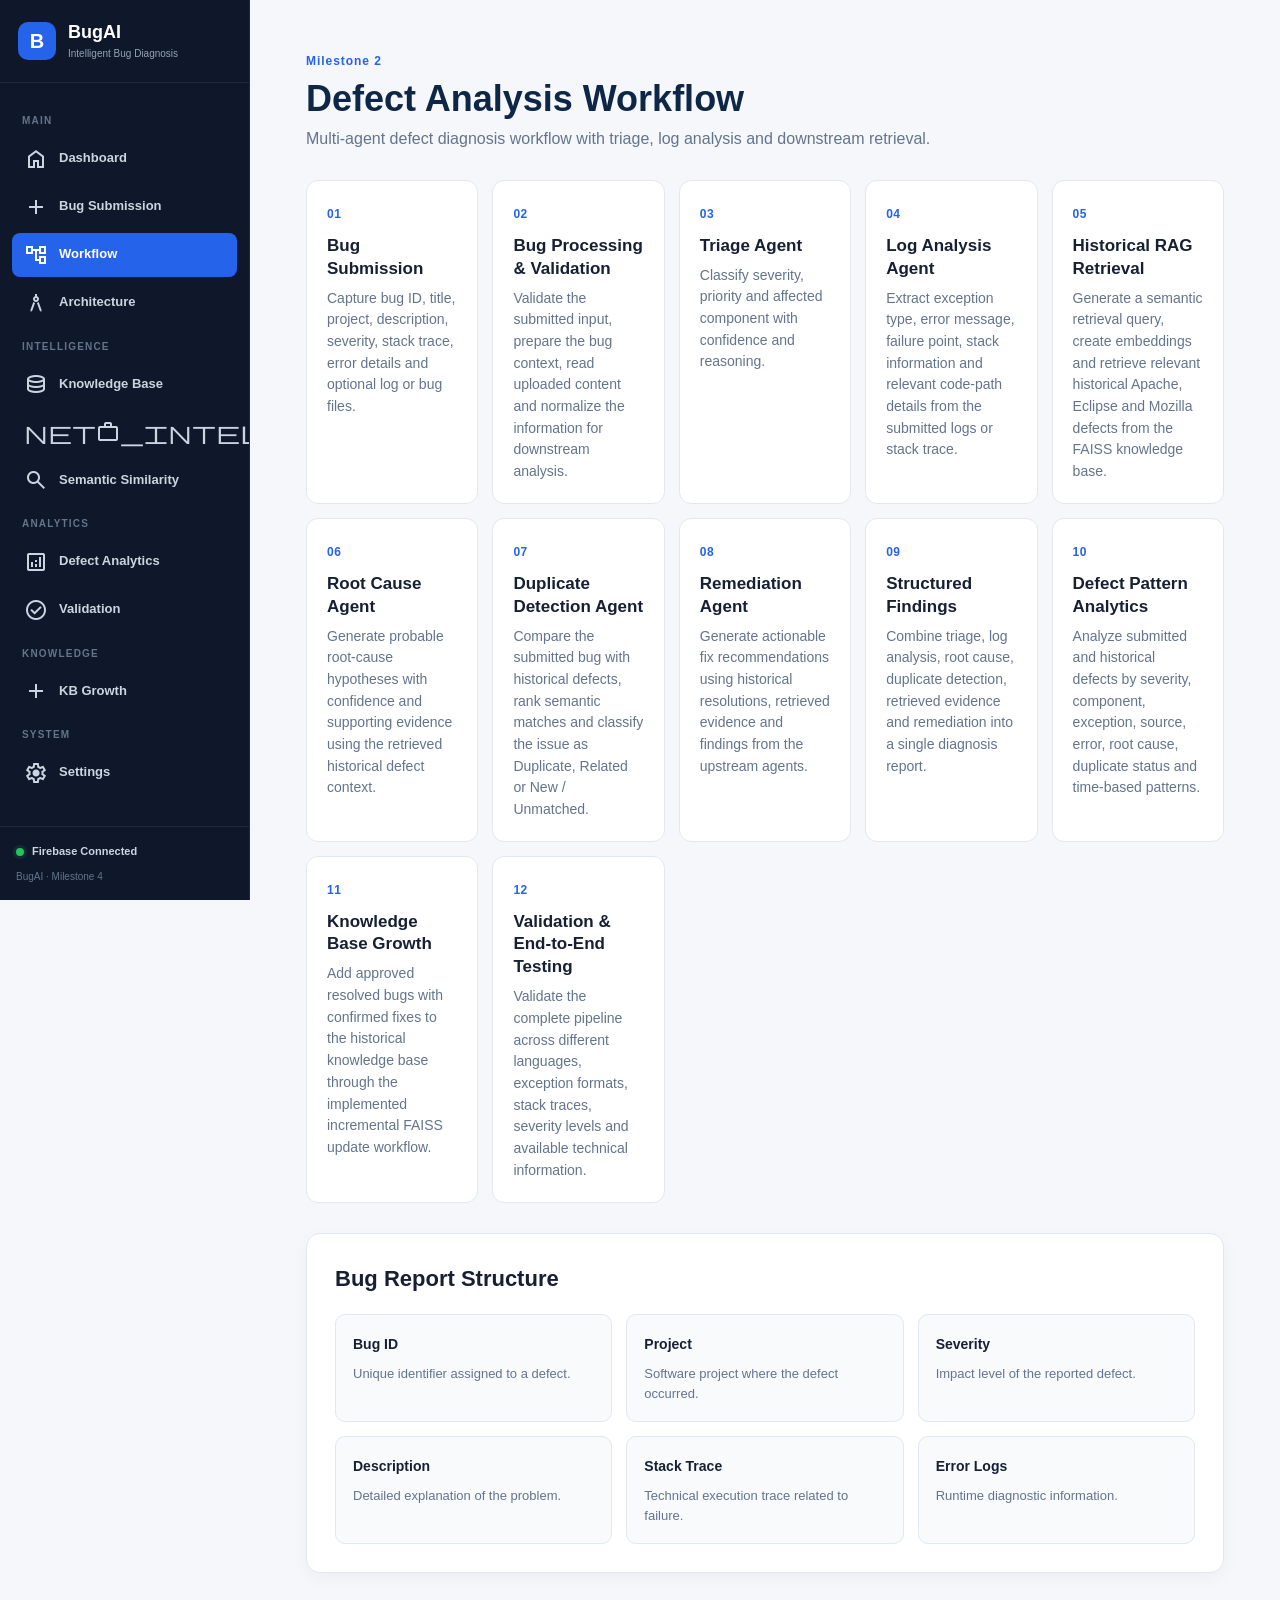
<file: Workflow/workflow.html>
<!DOCTYPE html>
<html lang="en">

<head>
    <meta charset="UTF-8">
    <meta
        name="viewport"
        content="width=device-width, initial-scale=1.0"
    >

    <title>BugAI - Defect Workflow</title>

    <link
        rel="stylesheet"
        href="workflow.css"
    >

    <link
        rel="stylesheet"
        href="https://fonts.googleapis.com/css2?family=Material+Symbols+Outlined:opsz,wght,FILL,GRAD@20..48,100..700,0..1,-50..200"
    />
</head>

<body>

    
    <!-- =====================================================
         SIDEBAR
         ===================================================== -->

    <aside
        id="bugaiSidebar"
        class="bugai-sidebar"
    >


        <!-- BRAND -->

        <div class="sidebar-brand">

            <div class="brand-logo">
                B
            </div>


            <div>

                <div class="brand-name">
                    BugAI
                </div>


                <div class="brand-subtitle">
                    Intelligent Bug Diagnosis
                </div>

            </div>

        </div>



        <!-- NAVIGATION -->

        <nav class="sidebar-navigation">


            <!-- =================================================
                 MAIN
                 ================================================= -->

            <div class="navigation-label">
                MAIN
            </div>


            <a
                class="sidebar-link"
                href="../Dashboard/dashboard.html"
                aria-current="page"
            >

                <span class="material-symbols-outlined">home</span>

                <span class="nav-text">
                    Dashboard
                </span>

            </a>


            <a
                class="sidebar-link"
                href="../Bug-Submission/bug-submission.html"
            >

                <span class="material-symbols-outlined">add</span>

                <span class="nav-text">
                    Bug Submission
                </span>

            </a>


            <a
                class="sidebar-link active"
                href="../Workflow/workflow.html"
            >

                <span class="material-symbols-outlined">account_tree</span>

                <span class="nav-text">
                    Workflow
                </span>

            </a>


            <a
                class="sidebar-link"
                href="../Architecture/architecture.html"
            >

                <span class="material-symbols-outlined">architecture</span>

                <span class="nav-text">
                    Architecture
                </span>

            </a>



            <!-- =================================================
                 INTELLIGENCE
                 ================================================= -->

            <div class="navigation-label">
                INTELLIGENCE
            </div>


            <a
                class="sidebar-link"
                href="../Knowledge-Base/knowledge-base.html"
            >

                <span class="material-symbols-outlined">database</span>

                <span class="nav-text">
                    Knowledge Base
                </span>

            </a>

            <a
                class="sidebar-link"
                href="../Knowledge-Base-Pipeline/knowledge-Base-Pipeline.html"
            >

                <span class="material-symbols-outlined">network_intelligence</span>

                <span class="nav-text">
                    Knowledge Base Pipeline
                </span>

            </a>

            <a
                class="sidebar-link"
                href="../Semantic-Similarity/similarity.html"
            >

                <span class="material-symbols-outlined">search</span>

                <span class="nav-text">
                    Semantic Similarity
                </span>

            </a>



            <!-- =================================================
                 ANALYTICS
                 ================================================= -->

            <div class="navigation-label">
                ANALYTICS
            </div>


            <a
                class="sidebar-link"
                href="../Analytics/analytics.html"
            >

                <span class="material-symbols-outlined">analytics</span>

                <span class="nav-text">
                    Defect Analytics
                </span>

            </a>


            <a
                class="sidebar-link"
                href="../Validation/validation.html"
            >

                <span class="material-symbols-outlined">check_circle</span>

                <span class="nav-text">
                    Validation
                </span>

            </a>



            <!-- =================================================
                 KNOWLEDGE
                 ================================================= -->

            <div class="navigation-label">
                KNOWLEDGE
            </div>


            <a
                class="sidebar-link"
                href="../Knowledge-Base-Growth/knowledge-base-growth.html"
            >

                <span class="material-symbols-outlined">add</span>

                <span class="nav-text">
                    KB Growth
                </span>

            </a>



            <!-- =================================================
                 SYSTEM
                 ================================================= -->

            <div class="navigation-label">
                SYSTEM
            </div>


            <a
                class="sidebar-link"
                href="../Settings/settings.html"
            >

                <span class="material-symbols-outlined">settings</span>

                <span class="nav-text">
                    Settings
                </span>

            </a>


        </nav>



        <!-- =================================================
             SIDEBAR FOOTER
             ================================================= -->

        <div class="sidebar-footer">


            <div class="sidebar-status">

                <span class="status-dot">
                </span>

                <span class="status-text">
                    Firebase Connected
                </span>

            </div>


            <div class="sidebar-version">
                BugAI · Milestone 4
            </div>


        </div>


    </aside>



    <!-- =====================================================
         MOBILE MENU BUTTON
    ====================================================== -->

    <button
        id="sidebarMenuButton"
        class="sidebar-menu-button"
        type="button"
        aria-label="Open navigation"
        aria-controls="bugaiSidebar"
        aria-expanded="false"
    >
        ☰
    </button>


    <!-- MOBILE OVERLAY -->
    <div
        id="sidebarOverlay"
        class="sidebar-overlay"
    ></div>


    <!-- =====================================================
         MAIN CONTENT
    ====================================================== -->

    <main>

        <!-- HEADER -->
        <header>

            <span>
                Milestone 2
            </span>

            <h1>
                Defect Analysis Workflow
            </h1>

            <p>
                Multi-agent defect diagnosis workflow with triage,
                log analysis and downstream retrieval.
            </p>

        </header>


        <!-- =================================================
             WORKFLOW
        ================================================== -->

        <section id="workflow"></section>


        <!-- =================================================
             BUG REPORT STRUCTURE
        ================================================== -->

        <section class="information">

            <h2>
                Bug Report Structure
            </h2>


            <div class="grid">

                <article>
                    <strong>
                        Bug ID
                    </strong>

                    <p>
                        Unique identifier assigned to a defect.
                    </p>
                </article>


                <article>
                    <strong>
                        Project
                    </strong>

                    <p>
                        Software project where the defect occurred.
                    </p>
                </article>


                <article>
                    <strong>
                        Severity
                    </strong>

                    <p>
                        Impact level of the reported defect.
                    </p>
                </article>


                <article>
                    <strong>
                        Description
                    </strong>

                    <p>
                        Detailed explanation of the problem.
                    </p>
                </article>


                <article>
                    <strong>
                        Stack Trace
                    </strong>

                    <p>
                        Technical execution trace related to failure.
                    </p>
                </article>


                <article>
                    <strong>
                        Error Logs
                    </strong>

                    <p>
                        Runtime diagnostic information.
                    </p>
                </article>

            </div>

        </section>

    </main>


    <!-- =====================================================
         WORKFLOW JS
    ====================================================== -->

    <script src="workflow.js"></script>


    <!-- =====================================================
         LOCAL SIDEBAR + THEME JS
    ====================================================== -->

    <script>

        (function () {

            "use strict";


            /* =================================================
               STORAGE KEYS
            ================================================= */

            const SETTINGS_KEY =
                "bugai-settings";

            const LEGACY_KEY =
                "bugai-theme";


            /* =================================================
               GET STORED THEME
            ================================================= */

            function getTheme() {

                try {

                    const settings =
                        JSON.parse(
                            localStorage.getItem(
                                SETTINGS_KEY
                            ) || "{}"
                        );

                    if (
                        settings &&
                        settings.theme
                    ) {

                        return settings.theme;

                    }

                } catch (error) {

                    console.warn(
                        "BugAI: Unable to read saved theme.",
                        error
                    );

                }


                return (
                    localStorage.getItem(
                        LEGACY_KEY
                    ) || "system"
                );

            }


            /* =================================================
               APPLY THEME
            ================================================= */

            function applyTheme() {

                const theme =
                    getTheme();


                const dark =
                    theme === "dark" ||
                    (
                        theme === "system" &&
                        window.matchMedia &&
                        window.matchMedia(
                            "(prefers-color-scheme: dark)"
                        ).matches
                    );


                document.documentElement.classList.toggle(
                    "dark-mode",
                    dark
                );

                document.documentElement.classList.toggle(
                    "dark",
                    dark
                );


                document.body.classList.toggle(
                    "dark-mode",
                    dark
                );

                document.body.classList.toggle(
                    "dark",
                    dark
                );

            }


            /* =================================================
               SIDEBAR MENU
            ================================================== */

            function initMenu() {

                const sidebar =
                    document.getElementById(
                        "bugaiSidebar"
                    );

                const button =
                    document.getElementById(
                        "sidebarMenuButton"
                    );

                const overlay =
                    document.getElementById(
                        "sidebarOverlay"
                    );


                if (
                    !sidebar ||
                    !button ||
                    !overlay
                ) {

                    return;

                }


                function closeSidebar() {

                    sidebar.classList.remove(
                        "open"
                    );

                    overlay.classList.remove(
                        "show"
                    );

                    button.setAttribute(
                        "aria-expanded",
                        "false"
                    );

                }


                button.addEventListener(
                    "click",
                    function () {

                        const isOpen =
                            sidebar.classList.toggle(
                                "open"
                            );


                        overlay.classList.toggle(
                            "show",
                            isOpen
                        );


                        button.setAttribute(
                            "aria-expanded",
                            String(isOpen)
                        );

                    }
                );


                overlay.addEventListener(
                    "click",
                    closeSidebar
                );


                document.addEventListener(
                    "keydown",
                    function (event) {

                        if (
                            event.key === "Escape"
                        ) {

                            closeSidebar();

                        }

                    }
                );


                window.addEventListener(
                    "resize",
                    function () {

                        if (
                            window.innerWidth > 900
                        ) {

                            closeSidebar();

                        }

                    }
                );

            }


            /* =================================================
               INITIALIZE
            ================================================== */

            document.addEventListener(
                "DOMContentLoaded",
                function () {

                    applyTheme();

                    initMenu();

                }
            );


            /* =================================================
               SYNC THEME BETWEEN PAGES
            ================================================== */

            window.addEventListener(
                "storage",
                function (event) {

                    if (
                        event.key === SETTINGS_KEY ||
                        event.key === LEGACY_KEY
                    ) {

                        applyTheme();

                    }

                }
            );


            /* =================================================
               SYSTEM THEME CHANGE
            ================================================== */

            if (
                window.matchMedia
            ) {

                const mediaQuery =
                    window.matchMedia(
                        "(prefers-color-scheme: dark)"
                    );


                if (
                    mediaQuery.addEventListener
                ) {

                    mediaQuery.addEventListener(
                        "change",
                        applyTheme
                    );

                }

            }

        })();

    </script>

</body>

</html>
</file>
<file: Architecture/architecture.css>
/* =========================================================
   BUGAI — AI SYSTEM ARCHITECTURE
   ========================================================= */


/* =========================================================
   01. GLOBAL / RESET
   ========================================================= */

* {
    box-sizing: border-box;
}

html {
    scroll-behavior: smooth;
}

body {
    margin: 0;
    background: #f5f7fb;
    color: #172033;
    font-family: Inter, "Segoe UI", Arial, sans-serif;
    line-height: 1.55;

    transition:
        background-color 0.25s ease,
        color 0.25s ease;
}


/* =========================================================
   02. MAIN CONTENT
   ========================================================= */

main {
    margin-left: 250px;
    min-height: 100vh;
    padding: 48px 56px;
    max-width: 1650px;
}


/* =========================================================
   03. PAGE HEADER
   ========================================================= */

header {
    margin-bottom: 30px;
}

header > span {
    display: inline-block;
    margin-bottom: 3px;

    color: #2563eb;
    font-size: 12px;
    font-weight: 700;
    letter-spacing: 0.08em;
    text-transform: uppercase;
}

header h1 {
    margin: 5px 0 8px;

    color: #172033;
    font-size: 36px;
    line-height: 1.15;
}

header p {
    margin: 0;
    max-width: 950px;

    color: #64748b;
    font-size: 16px;
}


/* =========================================================
   04. SECTION HEADERS
   ========================================================= */

section {
    margin-bottom: 30px;
}

section h2 {
    margin: 0 0 18px;

    color: #172033;
    font-size: 22px;
    line-height: 1.3;
}

section h3 {
    color: #172033;
}


/* =========================================================
   05. COMMON CARDS
   ========================================================= */

.card,
.information,
.recent,
.note,
.explanation {
    background: #ffffff;
    border: 1px solid #e2e8f0;
    border-radius: 14px;
    padding: 28px;

    box-shadow:
        0 5px 18px rgba(15, 23, 42, 0.04);

    transition:
        background-color 0.25s ease,
        border-color 0.25s ease,
        color 0.25s ease,
        box-shadow 0.25s ease;
}


/* =========================================================
   06. ARCHITECTURE OVERVIEW
   ========================================================= */

.architecture-overview {
    margin-bottom: 30px;
}

.architecture-overview p {
    margin: 0;

    color: #475569;
    font-size: 15px;
    line-height: 1.7;
}


/* =========================================================
   07. SYSTEM FLOW
   ========================================================= */

.flow {
    display: flex;
    align-items: center;
    flex-wrap: wrap;
    gap: 10px;

    margin-bottom: 30px;
}

.flow div {
    background: #ffffff;

    border: 1px solid #dbe4ef;
    border-radius: 10px;

    padding: 14px 16px;

    color: #172033;
    font-weight: 600;

    box-shadow:
        0 2px 8px rgba(15, 23, 42, 0.02);

    transition:
        background-color 0.25s ease,
        border-color 0.25s ease,
        transform 0.2s ease,
        box-shadow 0.2s ease;
}

.flow div:hover {
    transform: translateY(-2px);

    border-color: #bfdbfe;

    box-shadow:
        0 5px 15px rgba(15, 23, 42, 0.06);
}

.flow b {
    color: #2563eb;
    font-size: 18px;
}


/* =========================================================
   08. IMPLEMENTED SYSTEM LAYERS
   ========================================================= */

.architecture-layer-grid {
    display: grid;

    grid-template-columns:
        repeat(4, minmax(0, 1fr));

    gap: 18px;

    margin-top: 20px;
}


/* =========================================================
   INDIVIDUAL SYSTEM LAYER BOX
   ========================================================= */

.architecture-layer-grid .layer-card {
    position: relative;

    min-height: 190px;

    display: flex;
    flex-direction: column;

    padding: 24px;

    background: #ffffff;

    border: 1px solid #dbe4ef;

    border-radius: 14px;

    box-shadow:
        0 4px 14px rgba(15, 23, 42, 0.05);

    overflow: hidden;

    transition:
        transform 0.2s ease,
        border-color 0.2s ease,
        box-shadow 0.2s ease,
        background-color 0.2s ease;
}


/* =========================================================
   BLUE TOP ACCENT
   ========================================================= */

.architecture-layer-grid .layer-card::before {
    content: "";

    position: absolute;

    top: 0;
    left: 0;
    right: 0;

    height: 4px;

    background: #2563eb;
}


/* =========================================================
   HOVER EFFECT
   ========================================================= */

.architecture-layer-grid .layer-card:hover {
    transform: translateY(-4px);

    border-color: #93c5fd;

    box-shadow:
        0 10px 25px rgba(37, 99, 235, 0.10);
}


/* =========================================================
   LAYER NUMBER
   ========================================================= */

.architecture-layer-grid .layer-number {
    display: inline-flex;

    align-items: center;
    justify-content: center;

    width: fit-content;

    margin-bottom: 14px;

    padding: 5px 9px;

    border-radius: 6px;

    background: #eff6ff;

    color: #2563eb;

    font-size: 11px;

    font-weight: 800;

    letter-spacing: 0.06em;
}


/* =========================================================
   LAYER TITLE
   ========================================================= */

.architecture-layer-grid .layer-card h3 {
    margin: 0 0 10px;

    color: #172033;

    font-size: 17px;

    font-weight: 700;

    line-height: 1.35;
}


/* =========================================================
   LAYER DESCRIPTION
   ========================================================= */

.architecture-layer-grid .layer-card p {
    margin: 0;

    color: #64748b;

    font-size: 13px;

    line-height: 1.6;
}


/* =========================================================
   OPTIONAL LAYER ICON
   ========================================================= */

.architecture-layer-grid .layer-icon {
    width: 42px;
    height: 42px;

    display: flex;

    align-items: center;
    justify-content: center;

    margin-bottom: 14px;

    border-radius: 10px;

    background: #eff6ff;

    color: #2563eb;

    font-size: 20px;
}


/* =========================================================
   DARK MODE — SYSTEM LAYER BOXES
   ========================================================= */

html.dark-mode .architecture-layer-grid .layer-card,
html.dark .architecture-layer-grid .layer-card,
body.dark-mode .architecture-layer-grid .layer-card,
body.dark .architecture-layer-grid .layer-card {

    background: #111827;

    border-color: #334155;

    box-shadow:
        0 5px 18px rgba(0, 0, 0, 0.18);
}


html.dark-mode .architecture-layer-grid .layer-card:hover,
html.dark .architecture-layer-grid .layer-card:hover,
body.dark-mode .architecture-layer-grid .layer-card:hover,
body.dark .architecture-layer-grid .layer-card:hover {

    background: #172033;

    border-color: #475569;

    box-shadow:
        0 10px 25px rgba(0, 0, 0, 0.25);
}


html.dark-mode .architecture-layer-grid .layer-card::before,
html.dark .architecture-layer-grid .layer-card::before,
body.dark-mode .architecture-layer-grid .layer-card::before,
body.dark .architecture-layer-grid .layer-card::before {

    background: #3b82f6;
}


html.dark-mode .architecture-layer-grid .layer-number,
html.dark .architecture-layer-grid .layer-number,
body.dark-mode .architecture-layer-grid .layer-number,
body.dark .architecture-layer-grid .layer-number {

    background: #172554;

    color: #60a5fa;
}


html.dark-mode .architecture-layer-grid .layer-card h3,
html.dark .architecture-layer-grid .layer-card h3,
body.dark-mode .architecture-layer-grid .layer-card h3,
body.dark .architecture-layer-grid .layer-card h3 {

    color: #f8fafc;
}


html.dark-mode .architecture-layer-grid .layer-card p,
html.dark .architecture-layer-grid .layer-card p,
body.dark-mode .architecture-layer-grid .layer-card p,
body.dark .architecture-layer-grid .layer-card p {

    color: #94a3b8;
}


html.dark-mode .architecture-layer-grid .layer-icon,
html.dark .architecture-layer-grid .layer-icon,
body.dark-mode .architecture-layer-grid .layer-icon,
body.dark .architecture-layer-grid .layer-icon {

    background: #172554;

    color: #60a5fa;
}


/* =========================================================
   RESPONSIVE — SYSTEM LAYERS
   ========================================================= */

@media (max-width: 1200px) {

    .architecture-layer-grid {
        grid-template-columns:
            repeat(2, minmax(0, 1fr));
    }

}


@media (max-width: 650px) {

    .architecture-layer-grid {
        grid-template-columns: 1fr;

        gap: 14px;
    }

    .architecture-layer-grid .layer-card {
        min-height: auto;

        padding: 20px;
    }

}



/* =========================================================
   09. AGENT ARCHITECTURE
   ========================================================= */

.agent-section {
    margin-top: 30px;
}

.agent-grid {
    display: grid;

    grid-template-columns:
        repeat(5, 1fr);

    gap: 14px;
}


/* =========================================================
   10. INDIVIDUAL AGENT CARDS
   ========================================================= */

.agent-card {
    background: #ffffff;

    border: 1px solid #e2e8f0;
    border-radius: 12px;

    padding: 20px;

    transition:
        background-color 0.25s ease,
        border-color 0.25s ease,
        transform 0.2s ease,
        box-shadow 0.2s ease;
}

.agent-card:hover {
    transform: translateY(-2px);

    border-color: #cbd5e1;

    box-shadow:
        0 6px 18px rgba(15, 23, 42, 0.06);
}

.agent-number {
    color: #2563eb;

    font-size: 11px;
    font-weight: 800;
}

.agent-card h3 {
    margin: 8px 0;

    color: #172033;
    font-size: 17px;
}

.agent-card p {
    margin: 0;

    color: #64748b;
    font-size: 14px;
}


/* =========================================================
   11. RAG ARCHITECTURE
   ========================================================= */

.rag {
    margin-top: 30px;

    background: #eef6ff;

    border: 1px solid #dbeafe;
    border-radius: 14px;

    padding: 25px;

    color: #172033;
}

.rag h2,
.rag h3 {
    color: #172033;
}


/* =========================================================
   12. RAG FLOW
   ========================================================= */

.rag-flow {
    display: flex;
    align-items: center;
    flex-wrap: wrap;

    gap: 10px;

    margin-bottom: 20px;
}

.rag-flow div {
    background: #ffffff;

    border: 1px solid #dbe4ef;
    border-radius: 10px;

    padding: 14px 16px;

    color: #172033;
    font-weight: 600;
}

.rag-flow b {
    color: #2563eb;
    font-size: 18px;
}

.note-text {
    margin: 12px 0 0;

    color: #475569;
    font-size: 14px;
}


/* =========================================================
   13. DATA MODEL / KNOWLEDGE BASE
   ========================================================= */

.data-model {
    margin-top: 30px;
}

.data-model-grid {
    display: grid;

    grid-template-columns:
        repeat(3, 1fr);

    gap: 14px;
}

.data-model-card {
    background: #ffffff;

    border: 1px solid #e2e8f0;
    border-radius: 12px;

    padding: 18px;
}

.data-model-card h3 {
    margin: 0 0 8px;

    color: #172033;
    font-size: 16px;
}

.data-model-card p {
    margin: 0;

    color: #64748b;
    font-size: 14px;
}


/* =========================================================
   14. DIAGNOSIS DATA FLOW
   ========================================================= */

.diagnosis-flow {
    margin-top: 30px;
}

.diagnosis-flow .flow {
    margin-bottom: 0;
}


/* =========================================================
   15. M4 ARCHITECTURE EXTENSIONS
   ========================================================= */

.m4-section {
    margin-top: 30px;
}

.m4-grid {
    display: grid;

    grid-template-columns:
        repeat(4, 1fr);

    gap: 14px;
}

.m4-card {
    background: #ffffff;

    border: 1px solid #e2e8f0;
    border-radius: 12px;

    padding: 20px;
}

.m4-card h3 {
    margin: 0 0 8px;

    color: #172033;
    font-size: 16px;
}

.m4-card p {
    margin: 0;

    color: #64748b;
    font-size: 14px;
}


/* =========================================================
   16. IMPLEMENTATION STATUS
   ========================================================= */

.status {
    margin-top: 30px;

    background: #ffffff;

    border: 1px solid #e2e8f0;
    border-radius: 12px;

    padding: 25px;

    color: #172033;
}

.status h2,
.status h3 {
    color: #172033;
}

.status ul {
    margin: 0;
    padding-left: 22px;
}

.status li {
    margin: 9px 0;

    color: #475569;
}

.status strong {
    color: #166534;
}


/* =========================================================
   17. TABLES
   ========================================================= */

.table-wrap {
    overflow-x: auto;

    width: 100%;

    background: #ffffff;

    border: 1px solid #e2e8f0;
    border-radius: 12px;
}

.table-wrap table {
    width: 100%;
    border-collapse: collapse;
}

.table-wrap th,
.table-wrap td {
    padding: 13px;

    text-align: left;
    vertical-align: top;

    border-bottom:
        1px solid #e2e8f0;

    color: #172033;

    font-size: 14px;
}

.table-wrap th {
    background: #f8fafc;

    color: #475569;

    font-size: 12px;
    font-weight: 700;

    text-transform: uppercase;
    letter-spacing: 0.04em;
}

.table-wrap tr:last-child td {
    border-bottom: 0;
}

.table-wrap tbody tr:hover td {
    background: #f8fafc;
}


/* =========================================================
   LOCAL BUGAI SIDEBAR
   ========================================================= */

.bugai-sidebar{
    position:fixed;
    top:0;
    left:0;
    width:250px;
    height:100vh;
    z-index:1000;
    display:flex;
    flex-direction:column;
    background:#0f172a;
    color:#ffffff;
    border-right:1px solid #1e293b;
    overflow:hidden
}

/* =========================================================
   SIDEBAR BRAND
   ========================================================= */

.sidebar-brand{
    display:flex;
    align-items:center;
    gap:12px;
    padding:22px 18px;
    border-bottom:1px solid #1e293b;
    flex-shrink:0
}

.brand-logo{
    width:38px;
    height:38px;
    display:flex;
    align-items:center;
    justify-content:center;
    flex-shrink:0;
    border-radius:10px;
    background:#2563eb;
    color:#ffffff;
    font-size:20px;
    font-weight:800
}

.brand-name{
    color:#ffffff;
    font-size:18px;
    font-weight:800;
    line-height:1.2
}

.brand-subtitle{
    margin-top:3px;
    color:#94a3b8;
    font-size:10px;
    line-height:1.3
}

/* =========================================================
   SIDEBAR NAVIGATION
   ========================================================= */

.sidebar-navigation{
    flex:1;
    padding:16px 12px;
    overflow-y:auto;
    overflow-x:hidden
}

.navigation-label{
    margin:14px 10px 8px;
    color:#64748b;
    font-size:10px;
    font-weight:800;
    letter-spacing:0.12em
}

.sidebar-link{
    display:flex;
    align-items:center;
    gap:11px;
    width:100%;
    min-height:42px;
    margin-bottom:4px;
    padding:10px 12px;
    border-radius:8px;
    color:#cbd5e1;
    text-decoration:none;
    font-size:13px;
    font-weight:600;

    /* FIXED */
    transition:
        background 0.2s ease,
        color 0.2s ease,
        transform 0.2s ease
}

.sidebar-link:hover{
    background:#1e293b;
    color:#ffffff;
    transform:translateX(2px)
}

.sidebar-link.active{
    background:#2563eb;
    color:#ffffff
}

.nav-icon{
    width:20px;
    display:inline-flex;
    align-items:center;
    justify-content:center;
    flex-shrink:0;
    font-size:16px
}

.nav-text{
    white-space:nowrap
}

/* =========================================================
   SIDEBAR FOOTER
   ========================================================= */

.sidebar-footer{
    padding:16px;
    border-top:1px solid #1e293b;
    flex-shrink:0
}

.sidebar-status{
    display:flex;
    align-items:center;
    gap:8px;
    color:#cbd5e1;
    font-size:11px;
    font-weight:600
}

.status-dot{
    width:8px;
    height:8px;
    flex-shrink:0;
    border-radius:50%;
    background:#22c55e;
    box-shadow:0 0 0 3px rgba(34,197,94,0.12)
}

.status-text{
    white-space:nowrap
}

.sidebar-version{
    margin-top:8px;
    color:#64748b;
    font-size:10px
}

/* =========================================================
   22. MOBILE SIDEBAR
   ========================================================= */

.sidebar-menu-button {
    display: none;

    position: fixed;

    top: 16px;
    left: 16px;

    z-index: 1100;

    width: 44px;
    height: 44px;

    padding: 0;

    border-radius: 10px;

    background: #0f172a;
    color: #ffffff;

    border: 1px solid #1e293b;

    align-items: center;
    justify-content: center;

    font-size: 21px;

    cursor: pointer;
}

.sidebar-overlay {
    display: none;

    position: fixed;

    inset: 0;

    z-index: 900;

    background:
        rgba(15, 23, 42, 0.55);

    backdrop-filter: blur(2px);
}

.sidebar-overlay.show {
    display: block;
}


/* =========================================================
   23. DARK MODE — BASE
   ========================================================= */

html.dark-mode,
html.dark,
body.dark-mode,
body.dark {
    color-scheme: dark;
}

html.dark-mode body,
html.dark body,
body.dark-mode,
body.dark {
    background: #0b1120;
    color: #e2e8f0;
}


/* =========================================================
   24. DARK MODE — HEADER
   ========================================================= */

html.dark-mode header h1,
html.dark header h1,
body.dark-mode header h1,
body.dark header h1 {
    color: #f8fafc;
}

html.dark-mode header p,
html.dark header p,
body.dark-mode header p,
body.dark header p {
    color: #94a3b8;
}

html.dark-mode header > span,
html.dark header > span,
body.dark-mode header > span,
body.dark header > span {
    color: #60a5fa;
}


/* =========================================================
   25. DARK MODE — CARDS
   ========================================================= */

html.dark-mode .card,
html.dark .card,
body.dark-mode .card,
body.dark .card,

html.dark-mode .information,
html.dark .information,
body.dark-mode .information,
body.dark .information,

html.dark-mode .recent,
html.dark .recent,
body.dark-mode .recent,
body.dark .recent,

html.dark-mode .note,
html.dark .note,
body.dark-mode .note,
body.dark .note,

html.dark-mode .explanation,
html.dark .explanation,
body.dark-mode .explanation,
body.dark .explanation,

html.dark-mode .layer-card,
html.dark .layer-card,
body.dark-mode .layer-card,
body.dark .layer-card,

html.dark-mode .data-model-card,
html.dark .data-model-card,
body.dark-mode .data-model-card,
body.dark .data-model-card,

html.dark-mode .m4-card,
html.dark .m4-card,
body.dark-mode .m4-card,
body.dark .m4-card {
    background: #111827;

    border-color: #334155;

    color: #e2e8f0;

    box-shadow: none;
}

html.dark-mode section h2,
html.dark section h2,
body.dark-mode section h2,
body.dark section h2,

html.dark-mode section h3,
html.dark section h3,
body.dark-mode section h3,
body.dark section h3 {
    color: #f8fafc;
}


/* =========================================================
   26. DARK MODE — FLOW
   ========================================================= */

html.dark-mode .flow div,
html.dark .flow div,
body.dark-mode .flow div,
body.dark .flow div,

html.dark-mode .rag-flow div,
html.dark .rag-flow div,
body.dark-mode .rag-flow div,
body.dark .rag-flow div {
    background: #111827;

    border-color: #334155;

    color: #f1f5f9;
}

html.dark-mode .flow b,
html.dark .flow b,
body.dark-mode .flow b,
body.dark .flow b,

html.dark-mode .rag-flow b,
html.dark .rag-flow b,
body.dark-mode .rag-flow b,
body.dark .rag-flow b {
    color: #60a5fa;
}


/* =========================================================
   27. DARK MODE — AGENTS
   ========================================================= */

html.dark-mode .agent-card,
html.dark .agent-card,
body.dark-mode .agent-card,
body.dark .agent-card {
    background: #111827;

    border-color: #334155;

    box-shadow: none;
}

html.dark-mode .agent-card h3,
html.dark .agent-card h3,
body.dark-mode .agent-card h3,
body.dark .agent-card h3 {
    color: #f8fafc !important;
}

html.dark-mode .agent-card p,
html.dark .agent-card p,
body.dark-mode .agent-card p,
body.dark .agent-card p {
    color: #94a3b8 !important;
}

html.dark-mode .agent-number,
html.dark .agent-number,
body.dark-mode .agent-number,
body.dark .agent-number {
    color: #60a5fa;
}


/* =========================================================
   28. DARK MODE — RAG
   ========================================================= */

html.dark-mode .rag,
html.dark .rag,
body.dark-mode .rag,
body.dark .rag {
    background: #13243a;

    border-color: #1e3a5f;

    color: #e2e8f0;
}

html.dark-mode .rag h2,
html.dark .rag h2,
body.dark-mode .rag h2,
body.dark .rag h2,

html.dark-mode .rag h3,
html.dark .rag h3,
body.dark-mode .rag h3,
body.dark .rag h3 {
    color: #f8fafc;
}

html.dark-mode .note-text,
html.dark .note-text,
body.dark-mode .note-text,
body.dark .note-text {
    color: #cbd5e1;
}


/* =========================================================
   29. DARK MODE — TABLES
   ========================================================= */

html.dark-mode .table-wrap,
html.dark .table-wrap,
body.dark-mode .table-wrap,
body.dark .table-wrap {
    background: #111827;

    border-color: #334155;
}

html.dark-mode .table-wrap th,
html.dark .table-wrap th,
body.dark-mode .table-wrap th,
body.dark .table-wrap th {
    background: #1e293b;

    color: #f8fafc;

    border-color: #334155;
}

html.dark-mode .table-wrap td,
html.dark .table-wrap td,
body.dark-mode .table-wrap td,
body.dark .table-wrap td {
    color: #cbd5e1;

    border-color: #334155;
}


/* =========================================================
   30. DARK MODE — STATUS
   ========================================================= */

html.dark-mode .status,
html.dark .status,
body.dark-mode .status,
body.dark .status {
    background: #111827;

    border-color: #334155;

    color: #e2e8f0;

    box-shadow: none;
}

html.dark-mode .status h2,
html.dark .status h2,
body.dark-mode .status h2,
body.dark .status h2,

html.dark-mode .status h3,
html.dark .status h3,
body.dark-mode .status h3,
body.dark .status h3 {
    color: #f8fafc;
}

html.dark-mode .status li,
html.dark .status li,
body.dark-mode .status li,
body.dark .status li {
    color: #cbd5e1;
}


/* =========================================================
   31. DARK MODE — SIDEBAR
   ========================================================= */

html.dark-mode .bugai-sidebar,
html.dark .bugai-sidebar,
body.dark-mode .bugai-sidebar,
body.dark .bugai-sidebar {
    background: #0f172a;

    color: #ffffff;

    border-color: #1e293b;
}

html.dark-mode .sidebar-link,
html.dark .sidebar-link,
body.dark-mode .sidebar-link,
body.dark .sidebar-link {
    color: #cbd5e1;
}

html.dark-mode .sidebar-link:hover,
html.dark .sidebar-link:hover,
body.dark-mode .sidebar-link:hover,
body.dark .sidebar-link:hover {
    background: #1e293b;
    color: #ffffff;
}

html.dark-mode .sidebar-link.active,
html.dark .sidebar-link.active,
body.dark-mode .sidebar-link.active,
body.dark .sidebar-link.active {
    background: #2563eb;
    color: #ffffff;
}


/* =========================================================
   32. RESPONSIVE — TABLET
   ========================================================= */

@media (max-width: 1200px) {

    main {
        padding: 42px 38px;
    }

    .agent-grid {
        grid-template-columns:
            repeat(3, 1fr);
    }

    .layer-grid {
        grid-template-columns:
            repeat(2, 1fr);
    }

    .m4-grid {
        grid-template-columns:
            repeat(2, 1fr);
    }

}


/* =========================================================
   33. RESPONSIVE — MOBILE
   ========================================================= */

@media (max-width: 900px) {

    .bugai-sidebar {
        transform: translateX(-100%);

        transition:
            transform 0.25s ease;

        box-shadow:
            10px 0 30px rgba(0, 0, 0, 0.2);
    }

    .bugai-sidebar.open {
        transform: translateX(0);
    }

    .sidebar-menu-button {
        display: flex;
    }

    main {
        margin-left: 0;

        padding:
            80px
            22px
            30px;
    }

    .agent-grid {
        grid-template-columns:
            repeat(2, 1fr);
    }

}


/* =========================================================
   34. RESPONSIVE — SMALL MOBILE
   ========================================================= */

@media (max-width: 700px) {

    .agent-grid,
    .layer-grid,
    .data-model-grid,
    .m4-grid {
        grid-template-columns: 1fr;
    }

    .flow,
    .rag-flow {
        flex-direction: column;

        align-items: stretch;
    }

    .flow div,
    .rag-flow div {
        width: 100%;

        text-align: center;
    }

    .flow b,
    .rag-flow b {
        text-align: center;
    }

    header h1 {
        font-size: 30px;
    }

}


/* =========================================================
   35. ACCESSIBILITY
   ========================================================= */

button:focus-visible,
a:focus-visible,
input:focus-visible,
select:focus-visible,
textarea:focus-visible {
    outline:
        3px solid
        rgba(37, 99, 235, 0.25);

    outline-offset: 2px;
}


/* =========================================================
   36. REDUCED MOTION
   ========================================================= */

@media (prefers-reduced-motion: reduce) {

    *,
    *::before,
    *::after {
        animation-duration:
            0.01ms !important;

        animation-iteration-count:
            1 !important;

        transition-duration:
            0.01ms !important;

        scroll-behavior:
            auto !important;
    }

}
/* =========================================================
   IMPLEMENTED SYSTEM LAYERS
   ========================================================= */

.layer-grid {
    display: grid;

    grid-template-columns:
        repeat(4, minmax(0, 1fr));

    gap: 18px;

    margin-top: 20px;
}


/* =========================================================
   INDIVIDUAL LAYER BOX
   ========================================================= */

.layer-card {
    position: relative;

    min-height: 190px;

    display: flex;
    flex-direction: column;

    padding: 22px;

    background: #ffffff;

    border: 1px solid #dbe4ef;

    border-radius: 14px;

    box-shadow:
        0 4px 14px rgba(15, 23, 42, 0.05);

    overflow: hidden;

    transition:
        transform 0.2s ease,
        border-color 0.2s ease,
        box-shadow 0.2s ease,
        background-color 0.2s ease;
}


/* Blue top accent */

.layer-card::before {
    content: "";

    position: absolute;

    top: 0;
    left: 0;
    right: 0;

    height: 4px;

    background: #2563eb;
}


/* Hover */

.layer-card:hover {
    transform: translateY(-4px);

    border-color: #bfdbfe;

    box-shadow:
        0 10px 25px rgba(37, 99, 235, 0.10);
}


/* =========================================================
   LAYER NUMBER
   ========================================================= */

.layer-number {
    display: inline-flex;

    align-items: center;
    justify-content: center;

    width: fit-content;

    margin-bottom: 14px;

    padding: 5px 9px;

    border-radius: 6px;

    background: #eff6ff;

    color: #2563eb;

    font-size: 11px;

    font-weight: 800;

    letter-spacing: 0.06em;
}


/* =========================================================
   LAYER TITLE
   ========================================================= */

.layer-card h3 {
    margin: 0 0 10px;

    color: #172033;

    font-size: 17px;

    font-weight: 700;

    line-height: 1.35;
}


/* =========================================================
   LAYER DESCRIPTION
   ========================================================= */

.layer-card p {
    margin: 0;

    color: #64748b;

    font-size: 13px;

    line-height: 1.6;
}


/* =========================================================
   LAYER ICON / OPTIONAL ELEMENT
   ========================================================= */

.layer-icon {
    width: 42px;
    height: 42px;

    display: flex;

    align-items: center;
    justify-content: center;

    margin-bottom: 14px;

    border-radius: 10px;

    background: #eff6ff;

    color: #2563eb;

    font-size: 20px;
}


/* =========================================================
   DARK MODE — IMPLEMENTED SYSTEM LAYERS
   ========================================================= */

html.dark-mode .layer-card,
html.dark .layer-card,
body.dark-mode .layer-card,
body.dark .layer-card {

    background: #111827;

    border-color: #334155;

    box-shadow:
        0 5px 18px rgba(0, 0, 0, 0.18);
}


html.dark-mode .layer-card:hover,
html.dark .layer-card:hover,
body.dark-mode .layer-card:hover,
body.dark .layer-card:hover {

    background: #172033;

    border-color: #475569;

    box-shadow:
        0 10px 25px rgba(0, 0, 0, 0.25);
}


html.dark-mode .layer-card::before,
html.dark .layer-card::before,
body.dark-mode .layer-card::before,
body.dark .layer-card::before {

    background: #3b82f6;
}


html.dark-mode .layer-number,
html.dark .layer-number,
body.dark-mode .layer-number,
body.dark .layer-number {

    background: #172554;

    color: #60a5fa;
}


html.dark-mode .layer-card h3,
html.dark .layer-card h3,
body.dark-mode .layer-card h3,
body.dark .layer-card h3 {

    color: #f8fafc;
}


html.dark-mode .layer-card p,
html.dark .layer-card p,
body.dark-mode .layer-card p,
body.dark .layer-card p {

    color: #94a3b8;
}


html.dark-mode .layer-icon,
html.dark .layer-icon,
body.dark-mode .layer-icon,
body.dark .layer-icon {

    background: #172554;

    color: #60a5fa;
}


/* =========================================================
   RESPONSIVE — SYSTEM LAYERS
   ========================================================= */

@media (max-width: 1200px) {

    .layer-grid {
        grid-template-columns:
            repeat(2, minmax(0, 1fr));
    }

}


@media (max-width: 650px) {

    .layer-grid {
        grid-template-columns: 1fr;

        gap: 14px;
    }

    .layer-card {
        min-height: auto;

        padding: 20px;
    }

}
</file>
<file: Knowledge-Base/knowledge-base.css>
/* =========================================================
   BUGAI — KNOWLEDGE BASE
   Self-contained page styles
   ========================================================= */

* {
    box-sizing: border-box;
}

html {
    scroll-behavior: smooth;
}

body {
    margin: 0;

    background: #f5f7fb;
    color: #172033;

    font-family:
        Inter,
        "Segoe UI",
        Arial,
        sans-serif;

    line-height: 1.55;

    transition:
        background-color 0.25s ease,
        color 0.25s ease;
}


/* =========================================================
   MAIN
   ========================================================= */

main {
    margin-left: 250px;

    min-height: 100vh;

    padding: 48px 56px;

    max-width: 1650px;
}


/* =========================================================
   HEADER
   ========================================================= */

.page-header {
    margin-bottom: 28px;
}

.page-header .eyebrow {
    display: inline-block;

    font-size: 12px;

    font-weight: 800;

    color: #2563eb;

    letter-spacing: 0.1em;
}

.page-header h1 {
    margin: 5px 0 8px;

    color: #172033;

    font-size: 36px;

    line-height: 1.15;
}

.page-header p {
    margin: 0;

    color: #64748b;

    font-size: 16px;

    max-width: 850px;
}


/* =========================================================
   COMMON CARDS
   ========================================================= */

.card,
.note,
.index-info,
.stat-card,
.record {
    background: #ffffff;

    border:
        1px solid #e2e8f0;

    box-shadow:
        0 5px 18px
        rgba(15, 23, 42, 0.04);

    transition:
        background-color 0.25s ease,
        border-color 0.25s ease,
        color 0.25s ease,
        box-shadow 0.25s ease;
}


/* =========================================================
   PIPELINE
   ========================================================= */

.pipeline {
    display: flex;

    align-items: center;

    gap: 10px;

    flex-wrap: wrap;

    margin-bottom: 24px;
}

.pipeline-step {
    background: #ffffff;

    border:
        1px solid #dbe4ef;

    border-radius: 10px;

    padding: 11px 15px;

    font-weight: 600;

    display: flex;

    align-items: center;

    gap: 9px;

    color: #64748b;

    transition:
        background-color 0.25s ease,
        border-color 0.25s ease,
        color 0.25s ease;
}

.pipeline-step.active {
    color: #172033;

    border-color: #bfdbfe;

    background: #f8fbff;
}

.pipeline-step.partial {
    border-color: #fbbf24;

    background: #fffbeb;
}

.pipeline-number {
    width: 25px;
    height: 25px;

    display: inline-flex;

    align-items: center;
    justify-content: center;

    flex-shrink: 0;

    border-radius: 50%;

    background: #e2e8f0;

    color: #64748b;

    font-size: 12px;

    font-weight: 800;
}

.pipeline-step.active .pipeline-number {
    background: #2563eb;

    color: #ffffff;
}

.pipeline-step.partial .pipeline-number {
    background: #f59e0b;

    color: #ffffff;
}

.pipeline > b {
    color: #2563eb;

    font-size: 18px;
}


/* =========================================================
   STATS
   ========================================================= */

.stats {
    display: grid;

    grid-template-columns:
        repeat(6, 1fr);

    gap: 15px;
}

.stat-card {
    border-radius: 12px;

    padding: 20px;

    min-height: 105px;
}

.stat-card span {
    display: block;

    color: #64748b;

    font-size: 13px;

    font-weight: 600;
}

.stat-card strong {
    display: block;

    color: #172033;

    font-size: 28px;

    margin-top: 7px;

    line-height: 1.2;
}

.status-card strong {
    font-size: 20px;
}


/* =========================================================
   STATUS
   ========================================================= */

.status {
    display: inline-flex !important;

    align-items: center;

    gap: 6px;
}

.status::before {
    content: "";

    width: 8px;
    height: 8px;

    flex-shrink: 0;

    border-radius: 50%;

    background: #94a3b8;
}

.status.ready {
    color: #15803d;
}

.status.ready::before {
    background: #22c55e;
}

.status.partial {
    color: #b45309;
}

.status.partial::before {
    background: #f59e0b;
}

.status.not-ready {
    color: #64748b;
}

.status.checking {
    color: #2563eb;
}

.status.checking::before {
    background: #2563eb;

    animation:
        pulse 1.2s infinite;
}

.status.error {
    color: #dc2626;
}

.status.error::before {
    background: #ef4444;
}


/* =========================================================
   INDEX INFO
   ========================================================= */

.index-info {
    margin-top: 15px;

    border-radius: 12px;

    padding: 18px 20px;

    display: grid;

    grid-template-columns:
        repeat(4, 1fr);

    gap: 20px;
}

.info-item {
    display: flex;

    flex-direction: column;

    gap: 4px;
}

.info-item span {
    color: #64748b;

    font-size: 12px;

    font-weight: 600;

    text-transform: uppercase;
}

.info-item strong {
    color: #172033;

    font-size: 14px;
}


/* =========================================================
   CONTROLS
   ========================================================= */

.controls {
    display: grid;

    grid-template-columns:
        minmax(250px, 1fr)
        210px
        auto;

    gap: 12px;

    margin: 24px 0 15px;
}

.search-wrapper {
    position: relative;
}

.search-wrapper input {
    padding-right: 145px;
}

.search-info {
    position: absolute;

    right: 12px;
    top: 50%;

    transform:
        translateY(-50%);

    color: #94a3b8;

    font-size: 12px;

    pointer-events: none;
}


/* =========================================================
   INPUT
   ========================================================= */

input,
select,
textarea {
    width: 100%;

    font: inherit;

    border:
        1px solid #cbd5e1;

    border-radius: 8px;

    padding: 11px 13px;

    outline: none;

    background: #ffffff;

    color: #172033;

    transition:
        background-color 0.25s ease,
        color 0.25s ease,
        border-color 0.2s ease,
        box-shadow 0.2s ease;
}

input:focus,
select:focus,
textarea:focus {
    border-color: #2563eb;

    box-shadow:
        0 0 0 3px
        rgba(37, 99, 235, 0.1);
}

input::placeholder,
textarea::placeholder {
    color: #94a3b8;
}


/* =========================================================
   BUTTONS
   ========================================================= */

button {
    border: 0;

    border-radius: 8px;

    padding: 11px 16px;

    font: inherit;

    font-weight: 600;

    cursor: pointer;

    display: inline-flex;

    align-items: center;

    justify-content: center;

    transition:
        background-color 0.2s ease,
        color 0.2s ease,
        border-color 0.2s ease,
        transform 0.2s ease;
}

button:hover:not(:disabled) {
    transform: translateY(-1px);
}

button:disabled {
    cursor: not-allowed;

    opacity: 0.55;
}

#refreshStats {
    background: #2563eb;

    color: #ffffff;
}

#refreshStats:hover:not(:disabled) {
    background: #1d4ed8;
}


/* =========================================================
   TOOLBAR
   ========================================================= */

.records-toolbar {
    display: flex;

    justify-content: space-between;

    align-items: center;

    gap: 15px;

    margin: 15px 0;

    min-height: 40px;
}

#recordsSummary {
    color: #64748b;

    font-size: 13px;

    font-weight: 600;
}


/* =========================================================
   PAGINATION
   ========================================================= */

.pagination {
    display: flex;

    align-items: center;

    gap: 9px;
}

.pagination button {
    background: #ffffff;

    border:
        1px solid #cbd5e1;

    color: #172033;

    padding: 8px 12px;
}

.pagination button:hover:not(:disabled) {
    background: #f1f5f9;
}

#pageNumber {
    color: #475569;

    font-size: 13px;

    font-weight: 600;

    min-width: 145px;

    text-align: center;
}


/* =========================================================
   RECORDS
   ========================================================= */

#records {
    width: 100%;
}

.record {
    border-radius: 12px;

    padding: 20px;

    margin-bottom: 12px;

    transition:
        background-color 0.2s ease,
        border-color 0.2s ease,
        box-shadow 0.2s ease,
        transform 0.2s ease;
}

.record:hover {
    border-color: #cbd5e1;

    box-shadow:
        0 8px 24px
        rgba(15, 23, 42, 0.07);

    transform:
        translateY(-1px);
}

.record-head {
    display: flex;

    justify-content: space-between;

    align-items: flex-start;

    gap: 15px;
}

.record h3 {
    margin: 0 0 7px;

    color: #172033;

    font-size: 17px;
}

.record p {
    color: #64748b;

    margin: 9px 0;

    font-size: 14px;
}

.bug-id {
    flex-shrink: 0;

    color: #334155;

    background: #f1f5f9;

    border-radius: 7px;

    padding: 6px 9px;

    font-size: 12px;

    font-family:
        Consolas,
        "Courier New",
        monospace;
}


/* =========================================================
   TAGS
   ========================================================= */

.record-tags {
    display: flex;

    flex-wrap: wrap;

    gap: 7px;
}

.tag {
    display: inline-flex;

    align-items: center;

    width: fit-content;

    font-size: 11px;

    font-weight: 700;

    background: #eef2ff;

    color: #3730a3;

    padding: 4px 8px;

    border-radius: 6px;
}

.severity-tag {
    background: #fff7ed;

    color: #c2410c;
}

.priority-tag {
    background: #fef2f2;

    color: #b91c1c;
}

.component-tag {
    background: #ecfeff;

    color: #0e7490;
}


/* =========================================================
   RESOLUTION
   ========================================================= */

.record .resolution {
    margin-top: 13px;

    padding-top: 11px;

    border-top:
        1px solid #eef2f7;
}

.record .resolution strong {
    color: #334155;
}


/* =========================================================
   SOURCE
   ========================================================= */

.source {
    display: block;

    margin-top: 10px;

    color: #94a3b8;

    font-size: 11px;

    word-break: break-all;
}


/* =========================================================
   STACK DETAILS
   ========================================================= */

.stack-details {
    margin: 13px 0;

    border:
        1px solid #e2e8f0;

    border-radius: 8px;

    overflow: hidden;

    background: #f8fafc;
}

.stack-details summary {
    cursor: pointer;

    padding: 10px 12px;

    color: #475569;

    font-size: 13px;

    font-weight: 600;
}

.stack-details summary:hover {
    background: #f1f5f9;
}

.stack-details pre {
    margin: 0;

    padding: 14px;

    border-top:
        1px solid #e2e8f0;

    overflow-x: auto;

    white-space: pre-wrap;

    word-break: break-word;

    color: #334155;

    font-family:
        Consolas,
        "Courier New",
        monospace;

    font-size: 12px;
}


/* =========================================================
   GENERIC CARD
   ========================================================= */

.card {
    border-radius: 14px;

    padding: 28px;
}

.card h3 {
    margin: 0 0 7px;

    color: #172033;
}

.card p {
    margin: 0;

    color: #64748b;
}


/* =========================================================
   LOADING
   ========================================================= */

.loading-card {
    text-align: center;

    padding: 55px 25px;
}

.loading-spinner {
    width: 34px;
    height: 34px;

    margin:
        0 auto 15px;

    border:
        3px solid #dbeafe;

    border-top-color: #2563eb;

    border-radius: 50%;

    animation:
        spin 0.8s linear infinite;
}


/* =========================================================
   ERROR
   ========================================================= */

.error-card {
    border-color: #fecaca;

    background: #fffafa;
}

.error-card h3 {
    color: #b91c1c;
}

.error-card button {
    margin-top: 15px;

    background: #2563eb;

    color: #ffffff;
}


/* =========================================================
   NOTE
   ========================================================= */

.note {
    margin-top: 24px;

    border-radius: 14px;

    padding: 24px 28px;

    color: #475569;
}

.note strong {
    color: #172033;
}

.note p {
    margin: 8px 0 0;

    font-size: 14px;
}


/* =========================================================
   DARK MODE — BASE
   ========================================================= */

html.dark-mode,
html.dark,
body.dark-mode,
body.dark {
    color-scheme: dark;
}

html.dark-mode body,
html.dark body,
body.dark-mode,
body.dark {
    background: #0b1120;

    color: #e2e8f0;
}


/* =========================================================
   DARK MODE — HEADER
   ========================================================= */

html.dark-mode .page-header h1,
html.dark .page-header h1,
body.dark-mode .page-header h1,
body.dark .page-header h1 {
    color: #f8fafc;
}

html.dark-mode .page-header p,
html.dark .page-header p,
body.dark-mode .page-header p,
body.dark .page-header p {
    color: #94a3b8;
}

html.dark-mode .page-header .eyebrow,
html.dark .page-header .eyebrow,
body.dark-mode .page-header .eyebrow,
body.dark .page-header .eyebrow {
    color: #60a5fa;
}


/* =========================================================
   DARK MODE — COMMON CARDS
   ========================================================= */

html.dark-mode .card,
html.dark .card,
body.dark-mode .card,
body.dark .card,
html.dark-mode .note,
html.dark .note,
body.dark-mode .note,
body.dark .note,
html.dark-mode .index-info,
html.dark .index-info,
body.dark-mode .index-info,
body.dark .index-info,
html.dark-mode .stat-card,
html.dark .stat-card,
body.dark-mode .stat-card,
body.dark .stat-card,
html.dark-mode .record,
html.dark .record,
body.dark-mode .record,
body.dark .record {
    background: #111827;

    border-color: #243244;

    color: #e2e8f0;

    box-shadow: none;
}


/* =========================================================
   DARK MODE — PIPELINE
   ========================================================= */

html.dark-mode .pipeline-step,
html.dark .pipeline-step,
body.dark-mode .pipeline-step,
body.dark .pipeline-step {
    background: #111827;

    border-color: #334155;

    color: #94a3b8;
}

html.dark-mode .pipeline-step.active,
html.dark .pipeline-step.active,
body.dark-mode .pipeline-step.active,
body.dark .pipeline-step.active {
    background: #172033;

    border-color: #315b91;

    color: #f1f5f9;
}

html.dark-mode .pipeline-step.partial,
html.dark .pipeline-step.partial,
body.dark-mode .pipeline-step.partial,
body.dark .pipeline-step.partial {
    background: #2a2110;

    border-color: #92400e;

    color: #fbbf24;
}

html.dark-mode .pipeline-number,
html.dark .pipeline-number,
body.dark-mode .pipeline-number,
body.dark .pipeline-number {
    background: #334155;

    color: #cbd5e1;
}

html.dark-mode .pipeline-step.active .pipeline-number,
html.dark .pipeline-step.active .pipeline-number,
body.dark-mode .pipeline-step.active .pipeline-number,
body.dark .pipeline-step.active .pipeline-number {
    background: #2563eb;

    color: #ffffff;
}

html.dark-mode .pipeline-step.partial .pipeline-number,
html.dark .pipeline-step.partial .pipeline-number,
body.dark-mode .pipeline-step.partial .pipeline-number,
body.dark .pipeline-step.partial .pipeline-number {
    background: #f59e0b;

    color: #ffffff;
}

html.dark-mode .pipeline > b,
html.dark .pipeline > b,
body.dark-mode .pipeline > b,
body.dark .pipeline > b {
    color: #60a5fa;
}


/* =========================================================
   DARK MODE — STATS
   ========================================================= */

html.dark-mode .stat-card span,
html.dark .stat-card span,
body.dark-mode .stat-card span,
body.dark .stat-card span {
    color: #94a3b8;
}

html.dark-mode .stat-card strong,
html.dark .stat-card strong,
body.dark-mode .stat-card strong,
body.dark .stat-card strong {
    color: #f1f5f9;
}


/* =========================================================
   DARK MODE — STATUS
   ========================================================= */

html.dark-mode .status.ready,
html.dark .status.ready,
body.dark-mode .status.ready,
body.dark .status.ready {
    color: #4ade80;
}

html.dark-mode .status.partial,
html.dark .status.partial,
body.dark-mode .status.partial,
body.dark .status.partial {
    color: #fbbf24;
}

html.dark-mode .status.not-ready,
html.dark .status.not-ready,
body.dark-mode .status.not-ready,
body.dark .status.not-ready {
    color: #94a3b8;
}

html.dark-mode .status.checking,
html.dark .status.checking,
body.dark-mode .status.checking,
body.dark .status.checking {
    color: #60a5fa;
}

html.dark-mode .status.error,
html.dark .status.error,
body.dark-mode .status.error,
body.dark .status.error {
    color: #f87171;
}


/* =========================================================
   DARK MODE — INDEX INFO
   ========================================================= */

html.dark-mode .info-item span,
html.dark .info-item span,
body.dark-mode .info-item span,
body.dark .info-item span {
    color: #94a3b8;
}

html.dark-mode .info-item strong,
html.dark .info-item strong,
body.dark-mode .info-item strong,
body.dark .info-item strong {
    color: #f1f5f9;
}


/* =========================================================
   DARK MODE — INPUTS
   ========================================================= */

html.dark-mode input,
html.dark-mode select,
html.dark-mode textarea,
html.dark input,
html.dark select,
html.dark textarea,
body.dark-mode input,
body.dark-mode select,
body.dark-mode textarea,
body.dark input,
body.dark select,
body.dark textarea {
    background: #111827;

    color: #e2e8f0;

    border-color: #334155;
}

html.dark-mode input::placeholder,
html.dark-mode textarea::placeholder,
html.dark input::placeholder,
html.dark textarea::placeholder,
body.dark-mode input::placeholder,
body.dark-mode textarea::placeholder,
body.dark input::placeholder,
body.dark textarea::placeholder {
    color: #64748b;
}

html.dark-mode option,
html.dark option,
body.dark-mode option,
body.dark option {
    background: #111827;

    color: #e2e8f0;
}


/* =========================================================
   DARK MODE — BUTTONS
   ========================================================= */

html.dark-mode #refreshStats,
html.dark #refreshStats,
body.dark-mode #refreshStats,
body.dark #refreshStats {
    background: #ffffff !important;

    background-color: #ffffff !important;

    color: #000000 !important;

    border-color: #ffffff !important;
}

html.dark-mode #refreshStats:hover:not(:disabled),
html.dark #refreshStats:hover:not(:disabled),
body.dark-mode #refreshStats:hover:not(:disabled),
body.dark #refreshStats:hover:not(:disabled) {
    background: #e5e7eb !important;

    background-color: #e5e7eb !important;

    color: #000000 !important;
}


/*
   Generic primary buttons if present
*/

html.dark-mode .primary,
html.dark .primary,
body.dark-mode .primary,
body.dark .primary,
html.dark-mode .primary-btn,
html.dark .primary-btn,
body.dark-mode .primary-btn,
body.dark .primary-btn {
    background: #ffffff !important;

    background-color: #ffffff !important;

    color: #000000 !important;

    border-color: #ffffff !important;
}

html.dark-mode .primary:hover,
html.dark .primary:hover,
body.dark-mode .primary:hover,
body.dark .primary:hover,
html.dark-mode .primary-btn:hover,
html.dark .primary-btn:hover,
body.dark-mode .primary-btn:hover,
body.dark .primary-btn:hover {
    background: #e5e7eb !important;

    background-color: #e5e7eb !important;

    color: #000000 !important;
}


/* =========================================================
   DARK MODE — PAGINATION
   ========================================================= */

html.dark-mode .pagination button,
html.dark .pagination button,
body.dark-mode .pagination button,
body.dark .pagination button {
    background: #111827;

    border-color: #334155;

    color: #e2e8f0;
}

html.dark-mode .pagination button:hover:not(:disabled),
html.dark .pagination button:hover:not(:disabled),
body.dark-mode .pagination button:hover:not(:disabled),
body.dark .pagination button:hover:not(:disabled) {
    background: #1e293b;

    color: #ffffff;
}

html.dark-mode #pageNumber,
html.dark #pageNumber,
body.dark-mode #pageNumber,
body.dark #pageNumber {
    color: #cbd5e1;
}


/* =========================================================
   DARK MODE — RECORDS
   ========================================================= */

html.dark-mode .record:hover,
html.dark .record:hover,
body.dark-mode .record:hover,
body.dark .record:hover {
    background: #172033;

    border-color: #475569;

    box-shadow:
        0 8px 24px
        rgba(0, 0, 0, 0.18);
}

html.dark-mode .record h3,
html.dark .record h3,
body.dark-mode .record h3,
body.dark .record h3 {
    color: #f8fafc;
}

html.dark-mode .record p,
html.dark .record p,
body.dark-mode .record p,
body.dark .record p {
    color: #94a3b8;
}

html.dark-mode .bug-id,
html.dark .bug-id,
body.dark-mode .bug-id,
body.dark .bug-id {
    background: #1e293b;

    color: #cbd5e1;
}


/* =========================================================
   DARK MODE — TAGS
   ========================================================= */

html.dark-mode .tag,
html.dark .tag,
body.dark-mode .tag,
body.dark .tag {
    background: #24204a;

    color: #a5b4fc;
}

html.dark-mode .severity-tag,
html.dark .severity-tag,
body.dark-mode .severity-tag,
body.dark .severity-tag {
    background: #3a2418;

    color: #fb923c;
}

html.dark-mode .priority-tag,
html.dark .priority-tag,
body.dark-mode .priority-tag,
body.dark .priority-tag {
    background: #3a1c22;

    color: #fca5a5;
}

html.dark-mode .component-tag,
html.dark .component-tag,
body.dark-mode .component-tag,
body.dark .component-tag {
    background: #12333a;

    color: #67e8f9;
}


/* =========================================================
   DARK MODE — RESOLUTION
   ========================================================= */

html.dark-mode .record .resolution,
html.dark .record .resolution,
body.dark-mode .record .resolution,
body.dark .record .resolution {
    border-color: #334155;
}

html.dark-mode .record .resolution strong,
html.dark .record .resolution strong,
body.dark-mode .record .resolution strong,
body.dark .record .resolution strong {
    color: #e2e8f0;
}

html.dark-mode .source,
html.dark .source,
body.dark-mode .source,
body.dark .source {
    color: #64748b;
}


/* =========================================================
   DARK MODE — STACK
   ========================================================= */

html.dark-mode .stack-details,
html.dark .stack-details,
body.dark-mode .stack-details,
body.dark .stack-details {
    background: #0f172a;

    border-color: #334155;
}

html.dark-mode .stack-details summary,
html.dark .stack-details summary,
body.dark-mode .stack-details summary,
body.dark .stack-details summary {
    color: #cbd5e1;
}

html.dark-mode .stack-details summary:hover,
html.dark .stack-details summary:hover,
body.dark-mode .stack-details summary:hover,
body.dark .stack-details summary:hover {
    background: #1e293b;
}

html.dark-mode .stack-details pre,
html.dark .stack-details pre,
body.dark-mode .stack-details pre,
body.dark .stack-details pre {
    border-color: #334155;

    color: #cbd5e1;
}


/* =========================================================
   DARK MODE — GENERIC CARD
   ========================================================= */

html.dark-mode .card h3,
html.dark .card h3,
body.dark-mode .card h3,
body.dark .card h3 {
    color: #f8fafc;
}

html.dark-mode .card p,
html.dark .card p,
body.dark-mode .card p,
body.dark .card p {
    color: #94a3b8;
}


/* =========================================================
   DARK MODE — LOADING
   ========================================================= */

html.dark-mode .loading-spinner,
html.dark .loading-spinner,
body.dark-mode .loading-spinner,
body.dark .loading-spinner {
    border-color: #1e3a5f;

    border-top-color: #60a5fa;
}


/* =========================================================
   DARK MODE — ERROR
   ========================================================= */

html.dark-mode .error-card,
html.dark .error-card,
body.dark-mode .error-card,
body.dark .error-card {
    background: #2a1618;

    border-color: #7f1d1d;

    color: #fecaca;
}

html.dark-mode .error-card h3,
html.dark .error-card h3,
body.dark-mode .error-card h3,
body.dark .error-card h3 {
    color: #fca5a5;
}


/* =========================================================
   DARK MODE — NOTE
   ========================================================= */

html.dark-mode .note,
html.dark .note,
body.dark-mode .note,
body.dark .note {
    color: #cbd5e1;
}

html.dark-mode .note strong,
html.dark .note strong,
body.dark-mode .note strong,
body.dark .note strong {
    color: #f1f5f9;
}

/* =========================================================
   LOCAL BUGAI SIDEBAR
   ========================================================= */

.bugai-sidebar{
    position:fixed;
    top:0;
    left:0;
    width:250px;
    height:100vh;
    z-index:1000;
    display:flex;
    flex-direction:column;
    background:#0f172a;
    color:#ffffff;
    border-right:1px solid #1e293b;
    overflow:hidden
}

/* =========================================================
   SIDEBAR BRAND
   ========================================================= */

.sidebar-brand{
    display:flex;
    align-items:center;
    gap:12px;
    padding:22px 18px;
    border-bottom:1px solid #1e293b;
    flex-shrink:0
}

.brand-logo{
    width:38px;
    height:38px;
    display:flex;
    align-items:center;
    justify-content:center;
    flex-shrink:0;
    border-radius:10px;
    background:#2563eb;
    color:#ffffff;
    font-size:20px;
    font-weight:800
}

.brand-name{
    color:#ffffff;
    font-size:18px;
    font-weight:800;
    line-height:1.2
}

.brand-subtitle{
    margin-top:3px;
    color:#94a3b8;
    font-size:10px;
    line-height:1.3
}

/* =========================================================
   SIDEBAR NAVIGATION
   ========================================================= */

.sidebar-navigation{
    flex:1;
    padding:16px 12px;
    overflow-y:auto;
    overflow-x:hidden
}

.navigation-label{
    margin:14px 10px 8px;
    color:#64748b;
    font-size:10px;
    font-weight:800;
    letter-spacing:0.12em
}

.sidebar-link{
    display:flex;
    align-items:center;
    gap:11px;
    width:100%;
    min-height:42px;
    margin-bottom:4px;
    padding:10px 12px;
    border-radius:8px;
    color:#cbd5e1;
    text-decoration:none;
    font-size:13px;
    font-weight:600;

    /* FIXED */
    transition:
        background 0.2s ease,
        color 0.2s ease,
        transform 0.2s ease
}

.sidebar-link:hover{
    background:#1e293b;
    color:#ffffff;
    transform:translateX(2px)
}

.sidebar-link.active{
    background:#2563eb;
    color:#ffffff
}

.nav-icon{
    width:20px;
    display:inline-flex;
    align-items:center;
    justify-content:center;
    flex-shrink:0;
    font-size:16px
}

.nav-text{
    white-space:nowrap
}

/* =========================================================
   SIDEBAR FOOTER
   ========================================================= */

.sidebar-footer{
    padding:16px;
    border-top:1px solid #1e293b;
    flex-shrink:0
}

.sidebar-status{
    display:flex;
    align-items:center;
    gap:8px;
    color:#cbd5e1;
    font-size:11px;
    font-weight:600
}

.status-dot{
    width:8px;
    height:8px;
    flex-shrink:0;
    border-radius:50%;
    background:#22c55e;
    box-shadow:0 0 0 3px rgba(34,197,94,0.12)
}

.status-text{
    white-space:nowrap
}

.sidebar-version{
    margin-top:8px;
    color:#64748b;
    font-size:10px
}


/* =========================================================
   MOBILE SIDEBAR
   ========================================================= */

.sidebar-menu-button {
    display: none;

    position: fixed;

    top: 16px;
    left: 16px;

    z-index: 1100;

    width: 44px;
    height: 44px;

    padding: 0;

    border-radius: 10px;

    background: #0f172a;

    color: #ffffff;

    border:
        1px solid #1e293b;

    font-size: 21px;

    align-items: center;

    justify-content: center;

    cursor: pointer;

    box-shadow:
        0 5px 16px
        rgba(15, 23, 42, 0.2);
}

.sidebar-menu-button:hover {
    background: #1e293b;

    transform: none;
}

.sidebar-overlay {
    display: none;

    position: fixed;

    inset: 0;

    z-index: 900;

    background:
        rgba(15, 23, 42, 0.55);

    backdrop-filter: blur(2px);
}

.sidebar-overlay.show {
    display: block;
}


/* =========================================================
   DARK MODE — SIDEBAR
   ========================================================= */

html.dark-mode .bugai-sidebar,
html.dark .bugai-sidebar,
body.dark-mode .bugai-sidebar,
body.dark .bugai-sidebar {
    background: #0f172a;

    color: #ffffff;

    border-color: #1e293b;
}

html.dark-mode .sidebar-link,
html.dark .sidebar-link,
body.dark-mode .sidebar-link,
body.dark .sidebar-link {
    color: #cbd5e1;
}

html.dark-mode .sidebar-link:hover,
html.dark .sidebar-link:hover,
body.dark-mode .sidebar-link:hover,
body.dark .sidebar-link:hover {
    background: #1e293b;

    color: #ffffff;
}

html.dark-mode .sidebar-link.active,
html.dark .sidebar-link.active,
body.dark-mode .sidebar-link.active,
body.dark .sidebar-link.active {
    background: #2563eb;

    color: #ffffff;
}


/* =========================================================
   ANIMATIONS
   ========================================================= */

@keyframes spin {

    from {
        transform: rotate(0deg);
    }

    to {
        transform: rotate(360deg);
    }
}

@keyframes pulse {

    0%,
    100% {
        opacity: 1;
    }

    50% {
        opacity: 0.35;
    }
}


/* =========================================================
   RESPONSIVE — TABLET
   ========================================================= */

@media (max-width: 1200px) {

    main {
        padding: 42px 38px;
    }

    .stats {
        grid-template-columns:
            repeat(3, 1fr);
    }

    .index-info {
        grid-template-columns:
            repeat(2, 1fr);
    }
}


/* =========================================================
   RESPONSIVE — SMALL TABLET
   ========================================================= */

@media (max-width: 900px) {

    .bugai-sidebar {
        transform:
            translateX(-100%);

        transition:
            transform 0.25s ease;

        box-shadow:
            10px 0 30px
            rgba(0, 0, 0, 0.2);
    }

    .bugai-sidebar.open {
        transform:
            translateX(0);
    }

    .sidebar-menu-button {
        display: flex;
    }

    main {
        margin-left: 0;

        padding:
            80px
            22px
            30px;
    }

    .page-header h1 {
        font-size: 31px;
    }

    .stats {
        grid-template-columns:
            repeat(2, 1fr);
    }

    .controls {
        grid-template-columns:
            1fr 1fr;
    }

    .search-wrapper {
        grid-column: 1 / -1;
    }

    #refreshStats {
        width: 100%;
    }
}


/* =========================================================
   RESPONSIVE — MOBILE
   ========================================================= */

@media (max-width: 650px) {

    main {
        padding:
            75px
            16px
            25px;
    }

    .page-header h1 {
        font-size: 27px;
    }

    .pipeline {
        gap: 7px;
    }

    .pipeline-step {
        padding: 9px 11px;

        font-size: 12px;
    }

    .stats {
        grid-template-columns:
            1fr 1fr;

        gap: 10px;
    }

    .stat-card {
        padding: 15px;

        min-height: 90px;
    }

    .stat-card strong {
        font-size: 23px;
    }

    .index-info {
        grid-template-columns:
            1fr 1fr;

        gap: 15px;
    }

    .controls {
        grid-template-columns: 1fr;
    }

    .search-wrapper {
        grid-column: auto;
    }

    .records-toolbar {
        flex-direction: column;

        align-items: flex-start;
    }

    .pagination {
        width: 100%;

        justify-content: space-between;
    }

    .pagination button {
        flex: 1;
    }

    #pageNumber {
        min-width: auto;
    }

    .record {
        padding: 16px;
    }

    .record-head {
        flex-direction: column;
    }

    .bug-id {
        align-self: flex-start;
    }
}


/* =========================================================
   SMALL MOBILE
   ========================================================= */

@media (max-width: 430px) {

    .stats {
        grid-template-columns: 1fr;
    }

    .index-info {
        grid-template-columns: 1fr;
    }

    .pipeline {
        flex-direction: column;

        align-items: stretch;
    }

    .pipeline > b {
        display: none;
    }

    .search-wrapper input {
        padding-right: 13px;
    }

    .search-info {
        display: none;
    }

    .sidebar-menu-button {
        top: 14px;
        left: 14px;

        width: 40px;
        height: 40px;
    }
}


/* =========================================================
   ACCESSIBILITY
   ========================================================= */

button:focus-visible,
input:focus-visible,
select:focus-visible,
summary:focus-visible {
    outline:
        3px solid
        rgba(37, 99, 235, 0.25);

    outline-offset: 2px;
}


/* =========================================================
   REDUCED MOTION
   ========================================================= */

@media (prefers-reduced-motion: reduce) {

    *,
    *::before,
    *::after {
        animation-duration:
            0.01ms !important;

        animation-iteration-count:
            1 !important;

        transition-duration:
            0.01ms !important;

        scroll-behavior:
            auto !important;
    }
}
</file>
<file: Semantic-Similarity/similarity.css>
/* =========================================================
   BUGAI — SEMANTIC SIMILARITY
   Self-contained page styles
   ========================================================= */

* {
    box-sizing: border-box;
}

html {
    scroll-behavior: smooth;
}

body {
    margin: 0;
    background: #f5f7fb;
    color: #172033;
    font-family: Inter, "Segoe UI", Arial, sans-serif;
    line-height: 1.55;

    transition:
        background-color 0.25s ease,
        color 0.25s ease;
}


/* =========================================================
   MAIN
   ========================================================= */

main {
    margin-left: 250px;

    min-height: 100vh;

    padding: 48px 56px;

    max-width: 1650px;
}


/* =========================================================
   HEADER
   ========================================================= */

header {
    margin-bottom: 28px;
}

header h1 {
    margin: 5px 0 8px;

    color: #172033;

    font-size: 36px;

    line-height: 1.15;
}

header p {
    margin: 0;

    color: #64748b;

    font-size: 16px;
}

header > span,
.section-label {
    display: inline-block;

    font-size: 12px;

    color: #2563eb;

    font-weight: 800;

    letter-spacing: 0.1em;
}


/* =========================================================
   COMMON CARDS
   ========================================================= */

.card,
.explanation {
    background: #ffffff;

    border:
        1px solid #e2e8f0;

    border-radius: 14px;

    padding: 28px;

    box-shadow:
        0 5px 18px
        rgba(15, 23, 42, 0.04);

    transition:
        background-color 0.25s ease,
        border-color 0.25s ease,
        color 0.25s ease,
        box-shadow 0.25s ease;
}


/* =========================================================
   SEARCH CARD
   ========================================================= */

.search-card {
    padding: 30px;
}

.form-heading {
    margin-bottom: 20px;
}

.form-heading h2 {
    margin: 0 0 4px;

    color: #172033;

    font-size: 21px;
}

.form-heading p {
    margin: 0;

    color: #64748b;
}

label {
    display: block;

    margin-bottom: 7px;

    color: #172033;

    font-size: 14px;

    font-weight: 700;
}


/* =========================================================
   FORM ELEMENTS
   ========================================================= */

textarea,
select {
    width: 100%;

    font: inherit;

    border:
        1px solid #cbd5e1;

    border-radius: 8px;

    padding: 11px 13px;

    outline: none;

    background: #ffffff;

    color: #172033;

    transition:
        background-color 0.25s ease,
        color 0.25s ease,
        border-color 0.2s ease,
        box-shadow 0.2s ease;
}

textarea {
    resize: vertical;

    min-height: 150px;
}

textarea:focus,
select:focus {
    border-color: #2563eb;

    box-shadow:
        0 0 0 3px
        rgba(37, 99, 235, 0.1);
}

textarea::placeholder {
    color: #94a3b8;
}


/* =========================================================
   CONTROLS
   ========================================================= */

.controls {
    display: grid;

    grid-template-columns:
        minmax(0, 1fr)
        150px
        auto;

    gap: 14px;

    margin-top: 20px;
}

.control-group {
    min-width: 0;
}

.button-group {
    min-width: 220px;
}


/* =========================================================
   BUTTONS
   ========================================================= */

button {
    border: 0;

    border-radius: 8px;

    padding: 12px 18px;

    font: inherit;

    font-weight: 700;

    cursor: pointer;

    font-size: 14px;

    transition:
        background-color 0.2s ease,
        color 0.2s ease,
        border-color 0.2s ease,
        transform 0.2s ease;
}

button:hover:not(:disabled) {
    transform: translateY(-1px);
}

.primary {
    width: 100%;

    background: #2563eb;

    color: #ffffff;
}

.primary:hover {
    background: #1d4ed8;
}

.primary:disabled {
    opacity: 0.65;

    cursor: wait;
}

.keyboard-hint {
    margin-top: 13px;

    color: #64748b;

    font-size: 13px;
}

.keyboard-hint span {
    font-weight: 700;

    color: #334155;
}

kbd {
    background: #eef2f7;

    border:
        1px solid #d5dce6;

    border-bottom-width: 2px;

    border-radius: 5px;

    padding: 2px 6px;

    color: #334155;

    font-size: 11px;
}


/* =========================================================
   PIPELINE
   ========================================================= */

.pipeline {
    display: flex;

    align-items: center;

    gap: 10px;

    flex-wrap: wrap;

    margin: 24px 0;
}

.pipeline-step {
    display: flex;

    align-items: center;

    gap: 8px;

    background: #ffffff;

    border:
        1px solid #dbe4ef;

    border-radius: 9px;

    padding: 9px 13px;

    color: #172033;

    font-weight: 600;

    font-size: 14px;

    transition:
        background-color 0.25s ease,
        border-color 0.25s ease,
        color 0.25s ease;
}

.step-number {
    display: inline-flex;

    width: 22px;
    height: 22px;

    align-items: center;

    justify-content: center;

    border-radius: 50%;

    background: #eff6ff;

    color: #2563eb;

    font-size: 11px;

    font-weight: 800;
}

.pipeline b {
    color: #2563eb;
}


/* =========================================================
   RESULTS HEADER
   ========================================================= */

.results-header {
    margin: 28px 0 15px;
}

.results-header h2 {
    margin: 4px 0 2px;

    color: #172033;

    font-size: 25px;
}

.results-header p {
    margin: 0;

    color: #64748b;
}


/* =========================================================
   SIMILARITY SUMMARY
   ========================================================= */

.similarity-summary {
    display: flex;

    align-items: center;

    justify-content: space-between;

    gap: 20px;

    background: #ffffff;

    border:
        1px solid #e2e8f0;

    border-radius: 14px;

    padding: 22px;

    margin-bottom: 14px;

    transition:
        background-color 0.25s ease,
        border-color 0.25s ease,
        color 0.25s ease;
}

.summary-label {
    color: #64748b;

    font-size: 13px;

    font-weight: 700;
}

.summary-score {
    margin-top: 3px;

    color: #172033;

    font-size: 34px;

    line-height: 1.1;

    font-weight: 850;
}

.summary-description {
    margin-top: 6px;

    color: #64748b;

    font-size: 14px;
}

.summary-status {
    display: inline-flex;

    align-items: center;

    gap: 8px;

    padding: 9px 13px;

    border-radius: 999px;

    font-size: 13px;

    font-weight: 800;

    white-space: nowrap;
}

.status-dot {
    width: 8px;
    height: 8px;

    border-radius: 50%;

    background: currentColor;
}


/* =========================================================
   THRESHOLD LEGEND
   ========================================================= */

.threshold-legend {
    background: #ffffff;

    border:
        1px solid #e2e8f0;

    border-radius: 12px;

    padding: 16px 18px;

    margin-bottom: 16px;
}

.legend-title {
    color: #172033;

    font-size: 13px;

    font-weight: 800;

    margin-bottom: 10px;
}

.legend-items {
    display: flex;

    gap: 20px;

    flex-wrap: wrap;
}

.legend-item {
    display: flex;

    gap: 6px;

    align-items: center;

    font-size: 13px;
}

.legend-item b {
    font-weight: 800;
}


/* =========================================================
   RESULT CARD
   ========================================================= */

.result-card {
    background: #ffffff;

    border:
        1px solid #e2e8f0;

    border-radius: 14px;

    padding: 22px;

    margin-bottom: 14px;

    box-shadow:
        0 3px 12px
        rgba(15, 23, 42, 0.03);

    transition:
        background-color 0.25s ease,
        border-color 0.25s ease,
        color 0.25s ease,
        box-shadow 0.2s ease,
        transform 0.2s ease;
}

.result-card:hover {
    transform: translateY(-1px);

    box-shadow:
        0 8px 24px
        rgba(15, 23, 42, 0.07);
}

.result-top {
    display: flex;

    align-items: flex-start;

    justify-content: space-between;

    gap: 20px;
}

.result-title-area {
    display: flex;

    align-items: flex-start;

    gap: 12px;

    min-width: 0;
}

.result-rank {
    flex-shrink: 0;

    width: 34px;
    height: 34px;

    display: flex;

    align-items: center;

    justify-content: center;

    border-radius: 8px;

    background: #eff6ff;

    color: #2563eb;

    font-size: 13px;

    font-weight: 800;
}

.result-card h3 {
    margin: 0;

    color: #172033;

    font-size: 17px;

    line-height: 1.4;
}

.meta {
    margin-top: 5px;

    color: #64748b;

    font-size: 13px;
}

.meta-separator {
    margin: 0 4px;
}

.score-area {
    flex-shrink: 0;

    text-align: right;
}

.score {
    color: #172033;

    font-size: 22px;

    font-weight: 850;
}

.classification-badge {
    display: inline-block;

    margin-top: 4px;

    padding: 4px 9px;

    border-radius: 999px;

    font-size: 11px;

    font-weight: 800;
}


/* =========================================================
   SCORE BAR
   ========================================================= */

.score-bar-container {
    margin: 16px 0 18px;
}

.score-bar-background {
    width: 100%;

    height: 7px;

    background: #e8edf4;

    border-radius: 99px;

    overflow: hidden;
}

.score-bar {
    height: 100%;

    border-radius: inherit;

    transition:
        width 0.4s ease;
}


/* =========================================================
   RESULT SECTIONS
   ========================================================= */

.result-section h4 {
    margin: 0 0 6px;

    color: #475569;

    font-size: 13px;

    text-transform: uppercase;

    letter-spacing: 0.05em;
}

.result-section p {
    margin: 0;

    color: #334155;

    white-space: pre-wrap;
}


/* =========================================================
   RESOLUTION
   ========================================================= */

.resolution-box {
    display: flex;

    flex-direction: column;

    gap: 3px;

    margin-top: 17px;

    padding: 14px 16px;

    background: #f8fafc;

    border:
        1px solid #e2e8f0;

    border-radius: 9px;
}

.resolution-box strong {
    color: #334155;

    font-size: 13px;
}

.resolution-box span {
    color: #475569;

    font-size: 14px;
}


/* =========================================================
   INTERPRETATION
   ========================================================= */

.match-interpretation {
    margin-top: 13px;

    padding-top: 12px;

    border-top:
        1px solid #edf1f5;

    color: #64748b;

    font-size: 13px;
}

.interpretation-label {
    font-weight: 800;

    color: #334155;
}


/* =========================================================
   CLASSIFICATION STATES
   ========================================================= */

.duplicate {
    color: #15803d;
}

.related {
    color: #b45309;
}

.unmatched {
    color: #64748b;
}

.classification-badge.duplicate,
.summary-status.duplicate,
.legend-item.duplicate {
    background: #dcfce7;

    color: #15803d;
}

.classification-badge.related,
.summary-status.related,
.legend-item.related {
    background: #fef3c7;

    color: #b45309;
}

.classification-badge.unmatched,
.summary-status.unmatched,
.legend-item.unmatched {
    background: #f1f5f9;

    color: #64748b;
}

.score-bar.duplicate {
    background: #16a34a;
}

.score-bar.related {
    background: #d97706;
}

.score-bar.unmatched {
    background: #94a3b8;
}


/* =========================================================
   EXPLANATION
   ========================================================= */

.explanation {
    margin-top: 24px;

    display: grid;

    grid-template-columns:
        1fr
        360px;

    gap: 35px;
}

.explanation h2 {
    margin: 5px 0 10px;

    color: #172033;
}

.explanation p {
    color: #64748b;

    margin: 7px 0;
}

.threshold-info {
    border-left:
        1px solid #e2e8f0;

    padding-left: 28px;
}

.threshold-info h3 {
    margin-top: 0;

    color: #172033;

    font-size: 16px;
}

.threshold-row {
    display: flex;

    align-items: center;

    gap: 10px;

    margin: 11px 0;

    font-size: 13px;

    color: #475569;
}

.threshold-badge {
    min-width: 70px;

    text-align: center;

    padding: 5px 7px;

    border-radius: 6px;

    font-size: 11px;

    font-weight: 800;
}

.threshold-badge.duplicate {
    background: #dcfce7;
}

.threshold-badge.related {
    background: #fef3c7;
}

.threshold-badge.unmatched {
    background: #f1f5f9;
}


/* =========================================================
   LOADING
   ========================================================= */

.loading-card {
    text-align: center;

    padding: 45px 25px;
}

.loading-spinner {
    width: 34px;
    height: 34px;

    margin:
        0 auto 15px;

    border:
        3px solid #dbeafe;

    border-top-color: #2563eb;

    border-radius: 50%;

    animation:
        spin 0.8s linear infinite;
}

@keyframes spin {
    to {
        transform: rotate(360deg);
    }
}

.search-stage {
    display: flex;

    justify-content: center;

    align-items: center;

    gap: 9px;

    flex-wrap: wrap;

    margin-top: 20px;

    color: #94a3b8;

    font-size: 12px;
}

.stage-active {
    color: #2563eb;

    font-weight: 700;
}


/* =========================================================
   ERROR / WARNING
   ========================================================= */

.error-card,
.warning-card,
.no-results {
    text-align: center;

    margin-top: 20px;
}

.error-icon,
.status-icon {
    width: 44px;
    height: 44px;

    margin:
        0 auto 12px;

    border-radius: 50%;

    display: flex;

    align-items: center;

    justify-content: center;

    font-weight: 900;

    background: #fee2e2;

    color: #b91c1c;
}

.no-results .status-icon {
    background: #f1f5f9;

    color: #64748b;
}

.error-card code {
    display: inline-block;

    margin: 8px 0;

    padding: 8px 12px;

    border-radius: 6px;

    background: #f1f5f9;

    color: #334155;
}

.retry-button {
    display: block;

    margin: 18px auto 0;

    background: #2563eb;

    color: #ffffff;
}

.suggestion {
    max-width: 550px;

    margin: 20px auto 0;

    padding: 15px;

    text-align: left;

    background: #f8fafc;

    border-radius: 8px;
}

.suggestion ul {
    margin-bottom: 0;
}


/* =========================================================
   DARK MODE — BASE
   ========================================================= */

html.dark-mode,
html.dark,
body.dark-mode,
body.dark {
    color-scheme: dark;
}

html.dark-mode body,
html.dark body,
body.dark-mode,
body.dark {
    background: #0b1120;

    color: #e2e8f0;
}


/* =========================================================
   DARK MODE — HEADER
   ========================================================= */

html.dark-mode header h1,
html.dark header h1,
body.dark-mode header h1,
body.dark header h1 {
    color: #f8fafc;
}

html.dark-mode header p,
html.dark header p,
body.dark-mode header p,
body.dark header p {
    color: #94a3b8;
}

html.dark-mode header > span,
html.dark header > span,
body.dark-mode header > span,
body.dark header > span,
html.dark-mode .section-label,
html.dark .section-label,
body.dark-mode .section-label,
body.dark .section-label {
    color: #60a5fa;
}


/* =========================================================
   DARK MODE — CARDS
   ========================================================= */

html.dark-mode .card,
html.dark .card,
body.dark-mode .card,
body.dark .card,
html.dark-mode .explanation,
html.dark .explanation,
body.dark-mode .explanation,
body.dark .explanation,
html.dark-mode .search-card,
html.dark .search-card,
body.dark-mode .search-card,
body.dark .search-card,
html.dark-mode .similarity-summary,
html.dark .similarity-summary,
body.dark-mode .similarity-summary,
body.dark .similarity-summary,
html.dark-mode .threshold-legend,
html.dark .threshold-legend,
body.dark-mode .threshold-legend,
body.dark .threshold-legend,
html.dark-mode .result-card,
html.dark .result-card,
body.dark-mode .result-card,
body.dark .result-card {
    background: #111827;

    border-color: #334155;

    color: #e2e8f0;

    box-shadow: none;
}


/* =========================================================
   DARK MODE — FORM
   ========================================================= */

html.dark-mode label,
html.dark label,
body.dark-mode label,
body.dark label {
    color: #f1f5f9;
}

html.dark-mode .form-heading h2,
html.dark .form-heading h2,
body.dark-mode .form-heading h2,
body.dark .form-heading h2 {
    color: #f8fafc;
}

html.dark-mode .form-heading p,
html.dark .form-heading p,
body.dark-mode .form-heading p,
body.dark .form-heading p {
    color: #94a3b8;
}

html.dark-mode textarea,
html.dark-mode select,
html.dark textarea,
html.dark select,
body.dark-mode textarea,
body.dark-mode select,
body.dark textarea,
body.dark select {
    background: #0f172a;

    color: #e2e8f0;

    border-color: #334155;
}

html.dark-mode textarea::placeholder,
html.dark textarea::placeholder,
body.dark-mode textarea::placeholder,
body.dark textarea::placeholder {
    color: #64748b;
}

html.dark-mode option,
html.dark option,
body.dark-mode option,
body.dark option {
    background: #111827;

    color: #e2e8f0;
}


/* =========================================================
   DARK MODE — BUTTON
   ========================================================= */

html.dark-mode .primary,
html.dark .primary,
body.dark-mode .primary,
body.dark .primary {
    background: #ffffff !important;

    background-color: #ffffff !important;

    color: #000000 !important;

    border-color: #ffffff !important;
}

html.dark-mode .primary:hover,
html.dark .primary:hover,
body.dark-mode .primary:hover,
body.dark .primary:hover {
    background: #e5e7eb !important;

    background-color: #e5e7eb !important;

    color: #000000 !important;
}


/* =========================================================
   DARK MODE — KEYBOARD
   ========================================================= */

html.dark-mode .keyboard-hint,
html.dark .keyboard-hint,
body.dark-mode .keyboard-hint,
body.dark .keyboard-hint {
    color: #94a3b8;
}

html.dark-mode .keyboard-hint span,
html.dark .keyboard-hint span,
body.dark-mode .keyboard-hint span,
body.dark .keyboard-hint span {
    color: #cbd5e1;
}

html.dark-mode kbd,
html.dark kbd,
body.dark-mode kbd,
body.dark kbd {
    background: #1e293b;

    border-color: #475569;

    color: #e2e8f0;
}


/* =========================================================
   DARK MODE — PIPELINE
   ========================================================= */

html.dark-mode .pipeline-step,
html.dark .pipeline-step,
body.dark-mode .pipeline-step,
body.dark .pipeline-step {
    background: #111827;

    border-color: #334155;

    color: #e2e8f0;
}

html.dark-mode .step-number,
html.dark .step-number,
body.dark-mode .step-number,
body.dark .step-number {
    background: #172f52;

    color: #60a5fa;
}

html.dark-mode .pipeline b,
html.dark .pipeline b,
body.dark-mode .pipeline b,
body.dark .pipeline b {
    color: #60a5fa;
}


/* =========================================================
   DARK MODE — RESULTS
   ========================================================= */

html.dark-mode .results-header h2,
html.dark .results-header h2,
body.dark-mode .results-header h2,
body.dark .results-header h2 {
    color: #f8fafc;
}

html.dark-mode .results-header p,
html.dark .results-header p,
body.dark-mode .results-header p,
body.dark .results-header p {
    color: #94a3b8;
}

html.dark-mode .summary-label,
html.dark .summary-label,
body.dark-mode .summary-label,
body.dark .summary-label {
    color: #94a3b8;
}

html.dark-mode .summary-score,
html.dark .summary-score,
body.dark-mode .summary-score,
body.dark .summary-score {
    color: #f8fafc;
}

html.dark-mode .summary-description,
html.dark .summary-description,
body.dark-mode .summary-description,
body.dark .summary-description {
    color: #94a3b8;
}

html.dark-mode .legend-title,
html.dark .legend-title,
body.dark-mode .legend-title,
body.dark .legend-title {
    color: #f1f5f9;
}


/* =========================================================
   DARK MODE — RESULT CARD
   ========================================================= */

html.dark-mode .result-card:hover,
html.dark .result-card:hover,
body.dark-mode .result-card:hover,
body.dark .result-card:hover {
    background: #172033;

    border-color: #475569;

    box-shadow:
        0 8px 24px
        rgba(0, 0, 0, 0.18);
}

html.dark-mode .result-rank,
html.dark .result-rank,
body.dark-mode .result-rank,
body.dark .result-rank {
    background: #172f52;

    color: #60a5fa;
}

html.dark-mode .result-card h3,
html.dark .result-card h3,
body.dark-mode .result-card h3,
body.dark .result-card h3 {
    color: #f8fafc;
}

html.dark-mode .meta,
html.dark .meta,
body.dark-mode .meta,
body.dark .meta {
    color: #94a3b8;
}

html.dark-mode .score,
html.dark .score,
body.dark-mode .score,
body.dark .score {
    color: #f8fafc;
}


/* =========================================================
   DARK MODE — SCORE BAR
   ========================================================= */

html.dark-mode .score-bar-background,
html.dark .score-bar-background,
body.dark-mode .score-bar-background,
body.dark .score-bar-background {
    background: #334155;
}


/* =========================================================
   DARK MODE — RESULT SECTIONS
   ========================================================= */

html.dark-mode .result-section h4,
html.dark .result-section h4,
body.dark-mode .result-section h4,
body.dark .result-section h4 {
    color: #94a3b8;
}

html.dark-mode .result-section p,
html.dark .result-section p,
body.dark-mode .result-section p,
body.dark .result-section p {
    color: #cbd5e1;
}


/* =========================================================
   DARK MODE — RESOLUTION
   ========================================================= */

html.dark-mode .resolution-box,
html.dark .resolution-box,
body.dark-mode .resolution-box,
body.dark .resolution-box {
    background: #1e293b;

    border-color: #334155;
}

html.dark-mode .resolution-box strong,
html.dark .resolution-box strong,
body.dark-mode .resolution-box strong,
body.dark .resolution-box strong {
    color: #f1f5f9;
}

html.dark-mode .resolution-box span,
html.dark .resolution-box span,
body.dark-mode .resolution-box span,
body.dark .resolution-box span {
    color: #cbd5e1;
}


/* =========================================================
   DARK MODE — INTERPRETATION
   ========================================================= */

html.dark-mode .match-interpretation,
html.dark .match-interpretation,
body.dark-mode .match-interpretation,
body.dark .match-interpretation {
    border-color: #334155;

    color: #94a3b8;
}

html.dark-mode .interpretation-label,
html.dark .interpretation-label,
body.dark-mode .interpretation-label,
body.dark .interpretation-label {
    color: #e2e8f0;
}


/* =========================================================
   DARK MODE — CLASSIFICATION
   ========================================================= */

html.dark-mode .classification-badge.duplicate,
html.dark .classification-badge.duplicate,
body.dark-mode .classification-badge.duplicate,
body.dark .classification-badge.duplicate,
html.dark-mode .summary-status.duplicate,
html.dark .summary-status.duplicate,
body.dark-mode .summary-status.duplicate,
body.dark .summary-status.duplicate {
    background: #123522;

    color: #4ade80;
}

html.dark-mode .classification-badge.related,
html.dark .classification-badge.related,
body.dark-mode .classification-badge.related,
body.dark .classification-badge.related,
html.dark-mode .summary-status.related,
html.dark .summary-status.related,
body.dark-mode .summary-status.related,
body.dark .summary-status.related {
    background: #3a2a0e;

    color: #fbbf24;
}

html.dark-mode .classification-badge.unmatched,
html.dark .classification-badge.unmatched,
body.dark-mode .classification-badge.unmatched,
body.dark .classification-badge.unmatched {
    background: #1e293b;

    color: #94a3b8;
}

html.dark-mode .summary-status.unmatched,
html.dark .summary-status.unmatched,
body.dark-mode .summary-status.unmatched,
body.dark .summary-status.unmatched {
    background: #1e293b;

    color: #94a3b8;
}

html.dark-mode .legend-item.duplicate,
html.dark .legend-item.duplicate,
body.dark-mode .legend-item.duplicate,
body.dark .legend-item.duplicate {
    background: #123522;

    color: #4ade80;
}

html.dark-mode .legend-item.related,
html.dark .legend-item.related,
body.dark-mode .legend-item.related,
body.dark .legend-item.related {
    background: #3a2a0e;

    color: #fbbf24;
}

html.dark-mode .legend-item.unmatched,
html.dark .legend-item.unmatched,
body.dark-mode .legend-item.unmatched,
body.dark .legend-item.unmatched {
    background: #1e293b;

    color: #94a3b8;
}


/* =========================================================
   DARK MODE — EXPLANATION
   ========================================================= */

html.dark-mode .explanation h2,
html.dark .explanation h2,
body.dark-mode .explanation h2,
body.dark .explanation h2 {
    color: #f8fafc;
}

html.dark-mode .explanation p,
html.dark .explanation p,
body.dark-mode .explanation p,
body.dark .explanation p {
    color: #94a3b8;
}

html.dark-mode .threshold-info,
html.dark .threshold-info,
body.dark-mode .threshold-info,
body.dark .threshold-info {
    border-color: #334155;
}

html.dark-mode .threshold-info h3,
html.dark .threshold-info h3,
body.dark-mode .threshold-info h3,
body.dark .threshold-info h3 {
    color: #f1f5f9;
}

html.dark-mode .threshold-row,
html.dark .threshold-row,
body.dark-mode .threshold-row,
body.dark .threshold-row {
    color: #cbd5e1;
}

html.dark-mode .threshold-badge.duplicate,
html.dark .threshold-badge.duplicate,
body.dark-mode .threshold-badge.duplicate,
body.dark .threshold-badge.duplicate {
    background: #123522;

    color: #4ade80;
}

html.dark-mode .threshold-badge.related,
html.dark .threshold-badge.related,
body.dark-mode .threshold-badge.related,
body.dark .threshold-badge.related {
    background: #3a2a0e;

    color: #fbbf24;
}

html.dark-mode .threshold-badge.unmatched,
html.dark .threshold-badge.unmatched,
body.dark-mode .threshold-badge.unmatched,
body.dark .threshold-badge.unmatched {
    background: #1e293b;

    color: #94a3b8;
}


/* =========================================================
   DARK MODE — LOADING
   ========================================================= */

html.dark-mode .loading-spinner,
html.dark .loading-spinner,
body.dark-mode .loading-spinner,
body.dark .loading-spinner {
    border-color: #1e3a5f;

    border-top-color: #60a5fa;
}

html.dark-mode .search-stage,
html.dark .search-stage,
body.dark-mode .search-stage,
body.dark .search-stage {
    color: #64748b;
}

html.dark-mode .stage-active,
html.dark .stage-active,
body.dark-mode .stage-active,
body.dark .stage-active {
    color: #60a5fa;
}


/* =========================================================
   DARK MODE — ERROR / WARNING
   ========================================================= */

html.dark-mode .error-icon,
html.dark .error-icon,
body.dark-mode .error-icon,
body.dark .error-icon {
    background: #3a1c22;

    color: #fca5a5;
}

html.dark-mode .status-icon,
html.dark .status-icon,
body.dark-mode .status-icon,
body.dark .status-icon {
    background: #1e293b;

    color: #94a3b8;
}

html.dark-mode .error-card code,
html.dark .error-card code,
body.dark-mode .error-card code,
body.dark .error-card code {
    background: #1e293b;

    color: #cbd5e1;
}

html.dark-mode .suggestion,
html.dark .suggestion,
body.dark-mode .suggestion,
body.dark .suggestion {
    background: #1e293b;

    color: #cbd5e1;
}

/* =========================================================
   LOCAL BUGAI SIDEBAR
   ========================================================= */

.bugai-sidebar{
    position:fixed;
    top:0;
    left:0;
    width:250px;
    height:100vh;
    z-index:1000;
    display:flex;
    flex-direction:column;
    background:#0f172a;
    color:#ffffff;
    border-right:1px solid #1e293b;
    overflow:hidden
}

/* =========================================================
   SIDEBAR BRAND
   ========================================================= */

.sidebar-brand{
    display:flex;
    align-items:center;
    gap:12px;
    padding:22px 18px;
    border-bottom:1px solid #1e293b;
    flex-shrink:0
}

.brand-logo{
    width:38px;
    height:38px;
    display:flex;
    align-items:center;
    justify-content:center;
    flex-shrink:0;
    border-radius:10px;
    background:#2563eb;
    color:#ffffff;
    font-size:20px;
    font-weight:800
}

.brand-name{
    color:#ffffff;
    font-size:18px;
    font-weight:800;
    line-height:1.2
}

.brand-subtitle{
    margin-top:3px;
    color:#94a3b8;
    font-size:10px;
    line-height:1.3
}

/* =========================================================
   SIDEBAR NAVIGATION
   ========================================================= */

.sidebar-navigation{
    flex:1;
    padding:16px 12px;
    overflow-y:auto;
    overflow-x:hidden
}

.navigation-label{
    margin:14px 10px 8px;
    color:#64748b;
    font-size:10px;
    font-weight:800;
    letter-spacing:0.12em
}

.sidebar-link{
    display:flex;
    align-items:center;
    gap:11px;
    width:100%;
    min-height:42px;
    margin-bottom:4px;
    padding:10px 12px;
    border-radius:8px;
    color:#cbd5e1;
    text-decoration:none;
    font-size:13px;
    font-weight:600;

    /* FIXED */
    transition:
        background 0.2s ease,
        color 0.2s ease,
        transform 0.2s ease
}

.sidebar-link:hover{
    background:#1e293b;
    color:#ffffff;
    transform:translateX(2px)
}

.sidebar-link.active{
    background:#2563eb;
    color:#ffffff
}

.nav-icon{
    width:20px;
    display:inline-flex;
    align-items:center;
    justify-content:center;
    flex-shrink:0;
    font-size:16px
}

.nav-text{
    white-space:nowrap
}

/* =========================================================
   SIDEBAR FOOTER
   ========================================================= */

.sidebar-footer{
    padding:16px;
    border-top:1px solid #1e293b;
    flex-shrink:0
}

.sidebar-status{
    display:flex;
    align-items:center;
    gap:8px;
    color:#cbd5e1;
    font-size:11px;
    font-weight:600
}

.status-dot{
    width:8px;
    height:8px;
    flex-shrink:0;
    border-radius:50%;
    background:#22c55e;
    box-shadow:0 0 0 3px rgba(34,197,94,0.12)
}

.status-text{
    white-space:nowrap
}

.sidebar-version{
    margin-top:8px;
    color:#64748b;
    font-size:10px
}


/* =========================================================
   MOBILE SIDEBAR
   ========================================================= */

.sidebar-menu-button {
    display: none;

    position: fixed;

    top: 16px;
    left: 16px;

    z-index: 1100;

    width: 44px;
    height: 44px;

    padding: 0;

    border-radius: 10px;

    background: #0f172a;

    color: #ffffff;

    border:
        1px solid #1e293b;

    font-size: 21px;

    align-items: center;

    justify-content: center;

    cursor: pointer;

    box-shadow:
        0 5px 16px
        rgba(15, 23, 42, 0.2);
}

.sidebar-menu-button:hover {
    background: #1e293b;

    transform: none;
}

.sidebar-overlay {
    display: none;

    position: fixed;

    inset: 0;

    z-index: 900;

    background:
        rgba(15, 23, 42, 0.55);

    backdrop-filter: blur(2px);
}

.sidebar-overlay.show {
    display: block;
}


/* =========================================================
   DARK MODE — SIDEBAR
   ========================================================= */

html.dark-mode .bugai-sidebar,
html.dark .bugai-sidebar,
body.dark-mode .bugai-sidebar,
body.dark .bugai-sidebar {
    background: #0f172a;

    color: #ffffff;

    border-color: #1e293b;
}

html.dark-mode .sidebar-link,
html.dark .sidebar-link,
body.dark-mode .sidebar-link,
body.dark .sidebar-link {
    color: #cbd5e1;
}

html.dark-mode .sidebar-link:hover,
html.dark .sidebar-link:hover,
body.dark-mode .sidebar-link:hover,
body.dark .sidebar-link:hover {
    background: #1e293b;

    color: #ffffff;
}

html.dark-mode .sidebar-link.active,
html.dark .sidebar-link.active,
body.dark-mode .sidebar-link.active,
body.dark .sidebar-link.active {
    background: #2563eb;

    color: #ffffff;
}


/* =========================================================
   RESPONSIVE — TABLET
   ========================================================= */

@media (max-width: 1200px) {

    main {
        padding: 42px 38px;
    }

    .explanation {
        grid-template-columns: 1fr;
    }

    .threshold-info {
        border-left: 0;

        border-top:
            1px solid #e2e8f0;

        padding-left: 0;

        padding-top: 20px;
    }
}


/* =========================================================
   RESPONSIVE — MOBILE
   ========================================================= */

@media (max-width: 900px) {

    .bugai-sidebar {
        transform:
            translateX(-100%);

        transition:
            transform 0.25s ease;

        box-shadow:
            10px 0 30px
            rgba(0, 0, 0, 0.2);
    }

    .bugai-sidebar.open {
        transform:
            translateX(0);
    }

    .sidebar-menu-button {
        display: flex;
    }

    main {
        margin-left: 0;

        padding:
            80px
            22px
            30px;
    }

    .controls {
        grid-template-columns: 1fr;
    }

    .button-group {
        min-width: 0;
    }

    .similarity-summary {
        align-items: flex-start;

        flex-direction: column;
    }
}


/* =========================================================
   SMALL MOBILE
   ========================================================= */

@media (max-width: 600px) {

    main {
        padding:
            75px
            15px
            25px;
    }

    header h1 {
        font-size: 29px;
    }

    .search-card,
    .card,
    .result-card,
    .explanation {
        padding: 18px;
    }

    .pipeline {
        gap: 6px;
    }

    .pipeline b {
        display: none;
    }

    .pipeline-step {
        flex:
            1 1 45%;

        justify-content: center;
    }

    .result-top {
        flex-direction: column;
    }

    .score-area {
        text-align: left;
    }

    .result-title-area {
        width: 100%;
    }

    .legend-items {
        flex-direction: column;

        gap: 8px;
    }

    .summary-score {
        font-size: 29px;
    }

    .sidebar-menu-button {
        top: 14px;
        left: 14px;

        width: 40px;
        height: 40px;
    }
}
</file>
<file: Workflow/workflow.css>
/* =========================================================
   BUGAI — DEFECT WORKFLOW
   Self-contained page styling
   ========================================================= */

* {
    box-sizing: border-box;
}

html {
    scroll-behavior: smooth;
}

body {
    margin: 0;

    background: #f5f7fb;
    color: #172033;

    font-family:
        Inter,
        "Segoe UI",
        Arial,
        sans-serif;

    line-height: 1.55;

    transition:
        background-color 0.25s ease,
        color 0.25s ease;
}


/* =========================================================
   MAIN CONTENT
   ========================================================= */

main {
    margin-left: 250px;

    min-height: 100vh;

    padding: 48px 56px;

    max-width: 1650px;
}


/* =========================================================
   HEADER
   ========================================================= */

header {
    margin-bottom: 28px;
}

header > span {
    display: inline-block;

    font-size: 12px;

    font-weight: 700;

    color: #2563eb;

    letter-spacing: 0.08em;
}

header h1 {
    margin: 5px 0 8px;

    color: #0f2747;

    font-size: 36px;

    line-height: 1.15;
}

header p {
    margin: 0;

    color: #64748b;

    font-size: 16px;
}


/* =========================================================
   COMMON CARDS
   ========================================================= */

.card,
.information,
.recent,
.note,
.explanation {
    background: #ffffff;

    border: 1px solid #e2e8f0;

    border-radius: 14px;

    padding: 28px;

    box-shadow:
        0 5px 18px
        rgba(15, 23, 42, 0.04);

    transition:
        background-color 0.25s ease,
        border-color 0.25s ease,
        color 0.25s ease,
        box-shadow 0.25s ease;
}


/* =========================================================
   BUTTONS
   ========================================================= */

button,
.primary-btn {
    border: 0;

    border-radius: 8px;

    padding: 11px 16px;

    font: inherit;

    font-weight: 600;

    cursor: pointer;

    text-decoration: none;

    display: inline-block;

    transition:
        background-color 0.2s ease,
        color 0.2s ease,
        border-color 0.2s ease,
        transform 0.2s ease;
}

button:hover,
.primary-btn:hover {
    transform: translateY(-1px);
}

.primary,
.primary-btn {
    background: #2563eb;

    color: #ffffff;
}

.primary:hover,
.primary-btn:hover {
    background: #1d4ed8;
}

.secondary {
    background: #e2e8f0;

    color: #172033;
}

.secondary:hover {
    background: #cbd5e1;
}


/* =========================================================
   FORM ELEMENTS
   ========================================================= */

input,
select,
textarea {
    width: 100%;

    font: inherit;

    border: 1px solid #cbd5e1;

    border-radius: 8px;

    padding: 11px 13px;

    outline: none;

    background: #ffffff;

    color: #172033;

    transition:
        border-color 0.2s ease,
        box-shadow 0.2s ease,
        background-color 0.25s ease,
        color 0.25s ease;
}

input:focus,
select:focus,
textarea:focus {
    border-color: #2563eb;

    box-shadow:
        0 0 0 3px
        rgba(37, 99, 235, 0.1);
}

input::placeholder,
textarea::placeholder {
    color: #94a3b8;
}


/* =========================================================
   WORKFLOW
   ========================================================= */

.workflow {
    display: grid;

    grid-template-columns:
        repeat(5, 1fr);

    gap: 14px;
}

.step {
    background: #ffffff;

    border:
        1px solid #e2e8f0;

    border-radius: 12px;

    padding: 20px;

    position: relative;

    transition:
        background-color 0.25s ease,
        border-color 0.25s ease,
        transform 0.2s ease,
        box-shadow 0.2s ease;
}

.step:hover {
    transform: translateY(-2px);

    box-shadow:
        0 6px 18px
        rgba(15, 23, 42, 0.06);
}

.step-number {
    display: inline-block;

    font-size: 12px;

    color: #2563eb;

    font-weight: 700;

    letter-spacing: 0.04em;
}

.step h3 {
    margin: 9px 0 7px;

    color: #172033;

    font-size: 17px;

    line-height: 1.35;
}

.step p {
    margin: 0;

    color: #64748b;

    font-size: 14px;

    line-height: 1.55;
}


/* =========================================================
   INFORMATION
   ========================================================= */

.information {
    margin-top: 30px;
}

.information h2 {
    margin-top: 0;

    color: #172033;

    font-size: 22px;
}


/* =========================================================
   INFORMATION GRID
   ========================================================= */

.grid {
    display: grid;

    grid-template-columns:
        repeat(3, 1fr);

    gap: 14px;
}

.grid article {
    background: #f8fafc;

    border:
        1px solid #e2e8f0;

    border-radius: 10px;

    padding: 17px;

    transition:
        background-color 0.25s ease,
        border-color 0.25s ease;
}

.grid article strong {
    color: #172033;

    font-size: 14px;
}

.grid p {
    color: #64748b;

    margin:
        7px 0 0;

    font-size: 13px;
}


/* =========================================================
   LOCAL BUGAI SIDEBAR
   ========================================================= */

.bugai-sidebar{
    position:fixed;
    top:0;
    left:0;
    width:250px;
    height:100vh;
    z-index:1000;
    display:flex;
    flex-direction:column;
    background:#0f172a;
    color:#ffffff;
    border-right:1px solid #1e293b;
    overflow:hidden
}

/* =========================================================
   SIDEBAR BRAND
   ========================================================= */

.sidebar-brand{
    display:flex;
    align-items:center;
    gap:12px;
    padding:22px 18px;
    border-bottom:1px solid #1e293b;
    flex-shrink:0
}

.brand-logo{
    width:38px;
    height:38px;
    display:flex;
    align-items:center;
    justify-content:center;
    flex-shrink:0;
    border-radius:10px;
    background:#2563eb;
    color:#ffffff;
    font-size:20px;
    font-weight:800
}

.brand-name{
    color:#ffffff;
    font-size:18px;
    font-weight:800;
    line-height:1.2
}

.brand-subtitle{
    margin-top:3px;
    color:#94a3b8;
    font-size:10px;
    line-height:1.3
}

/* =========================================================
   SIDEBAR NAVIGATION
   ========================================================= */

.sidebar-navigation{
    flex:1;
    padding:16px 12px;
    overflow-y:auto;
    overflow-x:hidden
}

.navigation-label{
    margin:14px 10px 8px;
    color:#64748b;
    font-size:10px;
    font-weight:800;
    letter-spacing:0.12em
}

.sidebar-link{
    display:flex;
    align-items:center;
    gap:11px;
    width:100%;
    min-height:42px;
    margin-bottom:4px;
    padding:10px 12px;
    border-radius:8px;
    color:#cbd5e1;
    text-decoration:none;
    font-size:13px;
    font-weight:600;

    /* FIXED */
    transition:
        background 0.2s ease,
        color 0.2s ease,
        transform 0.2s ease
}

.sidebar-link:hover{
    background:#1e293b;
    color:#ffffff;
    transform:translateX(2px)
}

.sidebar-link.active{
    background:#2563eb;
    color:#ffffff
}

.nav-icon{
    width:20px;
    display:inline-flex;
    align-items:center;
    justify-content:center;
    flex-shrink:0;
    font-size:16px
}

.nav-text{
    white-space:nowrap
}

/* =========================================================
   SIDEBAR FOOTER
   ========================================================= */

.sidebar-footer{
    padding:16px;
    border-top:1px solid #1e293b;
    flex-shrink:0
}

.sidebar-status{
    display:flex;
    align-items:center;
    gap:8px;
    color:#cbd5e1;
    font-size:11px;
    font-weight:600
}

.status-dot{
    width:8px;
    height:8px;
    flex-shrink:0;
    border-radius:50%;
    background:#22c55e;
    box-shadow:0 0 0 3px rgba(34,197,94,0.12)
}

.status-text{
    white-space:nowrap
}

.sidebar-version{
    margin-top:8px;
    color:#64748b;
    font-size:10px
}


/* =========================================================
   MOBILE MENU BUTTON
   ========================================================= */

.sidebar-menu-button {
    display: none;

    position: fixed;

    top: 16px;
    left: 16px;

    z-index: 1100;

    width: 44px;
    height: 44px;

    padding: 0;

    border-radius: 10px;

    background: #0f172a;

    color: #ffffff;

    border:
        1px solid #1e293b;

    font-size: 21px;

    align-items: center;

    justify-content: center;

    cursor: pointer;

    box-shadow:
        0 5px 16px
        rgba(15, 23, 42, 0.2);
}

.sidebar-menu-button:hover {
    background: #1e293b;

    transform: none;
}


/* =========================================================
   SIDEBAR OVERLAY
   ========================================================= */

.sidebar-overlay {
    display: none;

    position: fixed;

    inset: 0;

    z-index: 900;

    background:
        rgba(
            15,
            23,
            42,
            0.55
        );

    backdrop-filter: blur(2px);
}

.sidebar-overlay.show {
    display: block;
}


/* =========================================================
   DARK MODE — BASE
   ========================================================= */

html.dark-mode body,
html.dark body,
body.dark-mode,
body.dark {
    background: #0f172a;

    color: #e2e8f0;
}


/* =========================================================
   DARK MODE — HEADER
   ========================================================= */

html.dark-mode header h1,
html.dark header h1,
body.dark-mode header h1,
body.dark header h1 {
    color: #f8fafc;
}

html.dark-mode header p,
html.dark header p,
body.dark-mode header p,
body.dark header p {
    color: #94a3b8;
}

html.dark-mode header > span,
html.dark header > span,
body.dark-mode header > span,
body.dark header > span {
    color: #60a5fa;
}


/* =========================================================
   DARK MODE — CARDS
   ========================================================= */

html.dark-mode .card,
html.dark .card,
body.dark-mode .card,
body.dark .card,
html.dark-mode .information,
html.dark .information,
body.dark-mode .information,
body.dark .information,
html.dark-mode .recent,
html.dark .recent,
body.dark-mode .recent,
body.dark .recent,
html.dark-mode .note,
html.dark .note,
body.dark-mode .note,
body.dark .note,
html.dark-mode .explanation,
html.dark .explanation,
body.dark-mode .explanation,
body.dark .explanation {
    background: #111827;

    border-color: #334155;

    color: #e2e8f0;

    box-shadow: none;
}


/* =========================================================
   DARK MODE — WORKFLOW
   ========================================================= */

html.dark-mode .workflow,
html.dark .workflow,
body.dark-mode .workflow,
body.dark .workflow {
    color: #e2e8f0;
}

html.dark-mode .step,
html.dark .step,
body.dark-mode .step,
body.dark .step {
    background: #111827;

    border-color: #334155;

    color: #e2e8f0;

    box-shadow: none;
}

html.dark-mode .step:hover,
html.dark .step:hover,
body.dark-mode .step:hover,
body.dark .step:hover {
    background: #172033;

    border-color: #475569;

    box-shadow:
        0 6px 18px
        rgba(0, 0, 0, 0.18);
}

html.dark-mode .step-number,
html.dark .step-number,
body.dark-mode .step-number,
body.dark .step-number {
    color: #60a5fa;

    background: #172f52;

    border-radius: 6px;

    padding: 3px 6px;
}

html.dark-mode .step h3,
html.dark .step h3,
body.dark-mode .step h3,
body.dark .step h3 {
    color: #f8fafc !important;
}

html.dark-mode .step p,
html.dark .step p,
body.dark-mode .step p,
body.dark .step p {
    color: #cbd5e1 !important;
}


/* =========================================================
   DARK MODE — INFORMATION
   ========================================================= */

html.dark-mode .information h2,
html.dark .information h2,
body.dark-mode .information h2,
body.dark .information h2 {
    color: #f8fafc !important;
}

html.dark-mode .grid,
html.dark .grid,
body.dark-mode .grid,
body.dark .grid {
    color: #e2e8f0;
}

html.dark-mode .grid article,
html.dark .grid article,
body.dark-mode .grid article,
body.dark .grid article {
    background: #1e293b;

    border-color: #334155;

    color: #e2e8f0;
}

html.dark-mode .grid article strong,
html.dark .grid article strong,
body.dark-mode .grid article strong,
body.dark .grid article strong {
    color: #f1f5f9;
}

html.dark-mode .grid p,
html.dark .grid p,
body.dark-mode .grid p,
body.dark .grid p {
    color: #94a3b8;
}


/* =========================================================
   DARK MODE — BUTTONS
   ========================================================= */

/*
   Primary button:
   WHITE background + BLACK text
*/

html.dark-mode .primary,
html.dark .primary,
body.dark-mode .primary,
body.dark .primary,
html.dark-mode .primary-btn,
html.dark .primary-btn,
body.dark-mode .primary-btn,
body.dark .primary-btn {
    background: #ffffff !important;

    background-color: #ffffff !important;

    color: #000000 !important;

    border-color: #ffffff !important;
}

html.dark-mode .primary:hover,
html.dark .primary:hover,
body.dark-mode .primary:hover,
body.dark .primary:hover,
html.dark-mode .primary-btn:hover,
html.dark .primary-btn:hover,
body.dark-mode .primary-btn:hover,
body.dark .primary-btn:hover {
    background: #e5e7eb !important;

    background-color: #e5e7eb !important;

    color: #000000 !important;
}


/*
   Secondary button
*/

html.dark-mode .secondary,
html.dark .secondary,
body.dark-mode .secondary,
body.dark .secondary {
    background: #334155;

    color: #e2e8f0;

    border-color: #475569;
}

html.dark-mode .secondary:hover,
html.dark .secondary:hover,
body.dark-mode .secondary:hover,
body.dark .secondary:hover {
    background: #475569;
}


/* =========================================================
   DARK MODE — FORM ELEMENTS
   ========================================================= */

html.dark-mode input,
html.dark-mode select,
html.dark-mode textarea,
html.dark input,
html.dark select,
html.dark textarea,
body.dark-mode input,
body.dark-mode select,
body.dark-mode textarea,
body.dark input,
body.dark select,
body.dark textarea {
    background: #111827;

    color: #e2e8f0;

    border-color: #334155;
}

html.dark-mode input::placeholder,
html.dark-mode textarea::placeholder,
html.dark input::placeholder,
html.dark textarea::placeholder,
body.dark-mode input::placeholder,
body.dark-mode textarea::placeholder,
body.dark input::placeholder,
body.dark textarea::placeholder {
    color: #64748b;
}

html.dark-mode option,
html.dark option,
body.dark-mode option,
body.dark option {
    background: #111827;

    color: #e2e8f0;
}


/* =========================================================
   DARK MODE — SIDEBAR
   ========================================================= */

html.dark-mode .bugai-sidebar,
html.dark .bugai-sidebar,
body.dark-mode .bugai-sidebar,
body.dark .bugai-sidebar {
    background: #0f172a;

    color: #ffffff;

    border-color: #1e293b;
}

html.dark-mode .sidebar-link,
html.dark .sidebar-link,
body.dark-mode .sidebar-link,
body.dark .sidebar-link {
    color: #cbd5e1;
}

html.dark-mode .sidebar-link:hover,
html.dark .sidebar-link:hover,
body.dark-mode .sidebar-link:hover,
body.dark .sidebar-link:hover {
    background: #1e293b;

    color: #ffffff;
}

html.dark-mode .sidebar-link.active,
html.dark .sidebar-link.active,
body.dark-mode .sidebar-link.active,
body.dark .sidebar-link.active {
    background: #2563eb;

    color: #ffffff;
}

html.dark-mode .sidebar-footer,
html.dark .sidebar-footer,
body.dark-mode .sidebar-footer,
body.dark .sidebar-footer {
    border-color: #1e293b;
}


/* =========================================================
   TABLET
   ========================================================= */

@media (max-width: 1200px) {

    main {
        padding:
            42px
            38px;
    }

}


/* =========================================================
   WORKFLOW TABLET
   ========================================================= */

@media (max-width: 1100px) {

    .workflow {
        grid-template-columns:
            repeat(2, 1fr);
    }

    .grid {
        grid-template-columns:
            repeat(2, 1fr);
    }

}


/* =========================================================
   MOBILE
   ========================================================= */

@media (max-width: 900px) {

    .bugai-sidebar {
        transform:
            translateX(-100%);

        transition:
            transform 0.25s ease;

        box-shadow:
            10px 0 30px
            rgba(0, 0, 0, 0.2);
    }

    .bugai-sidebar.open {
        transform:
            translateX(0);
    }

    .sidebar-menu-button {
        display: flex;
    }

    main {
        margin-left: 0;

        padding:
            80px
            22px
            30px;
    }

}


/* =========================================================
   SMALL MOBILE
   ========================================================= */

@media (max-width: 650px) {

    .workflow,
    .grid {
        grid-template-columns: 1fr;
    }

    main {
        padding:
            75px
            16px
            35px;
    }

    header h1 {
        font-size: 30px;
    }

    header p {
        font-size: 14px;
    }

}


/* =========================================================
   VERY SMALL MOBILE
   ========================================================= */

@media (max-width: 430px) {

    .sidebar-menu-button {
        top: 14px;
        left: 14px;

        width: 40px;
        height: 40px;
    }

    main {
        padding:
            70px
            14px
            35px;
    }

    header h1 {
        font-size: 27px;
    }

    .step {
        padding: 18px;
    }

    .information {
        padding: 20px;
    }

}
</file>
